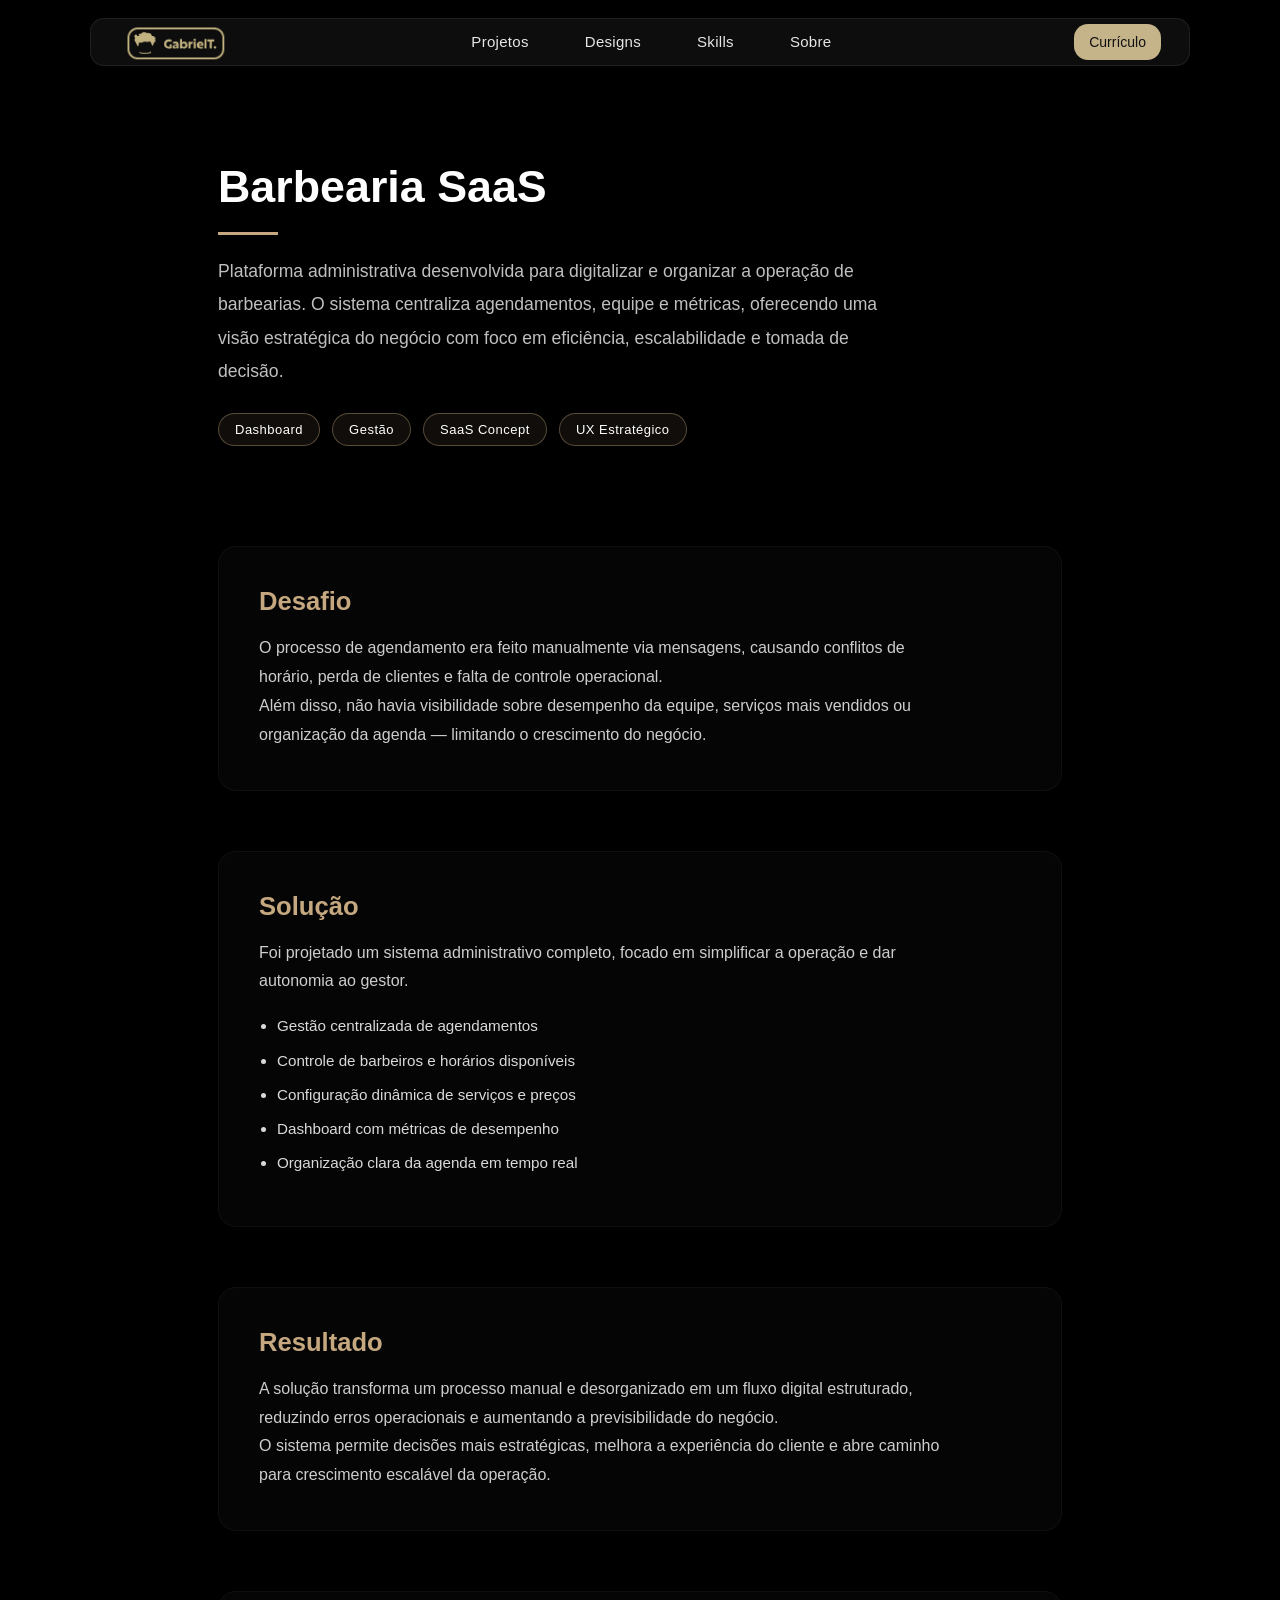
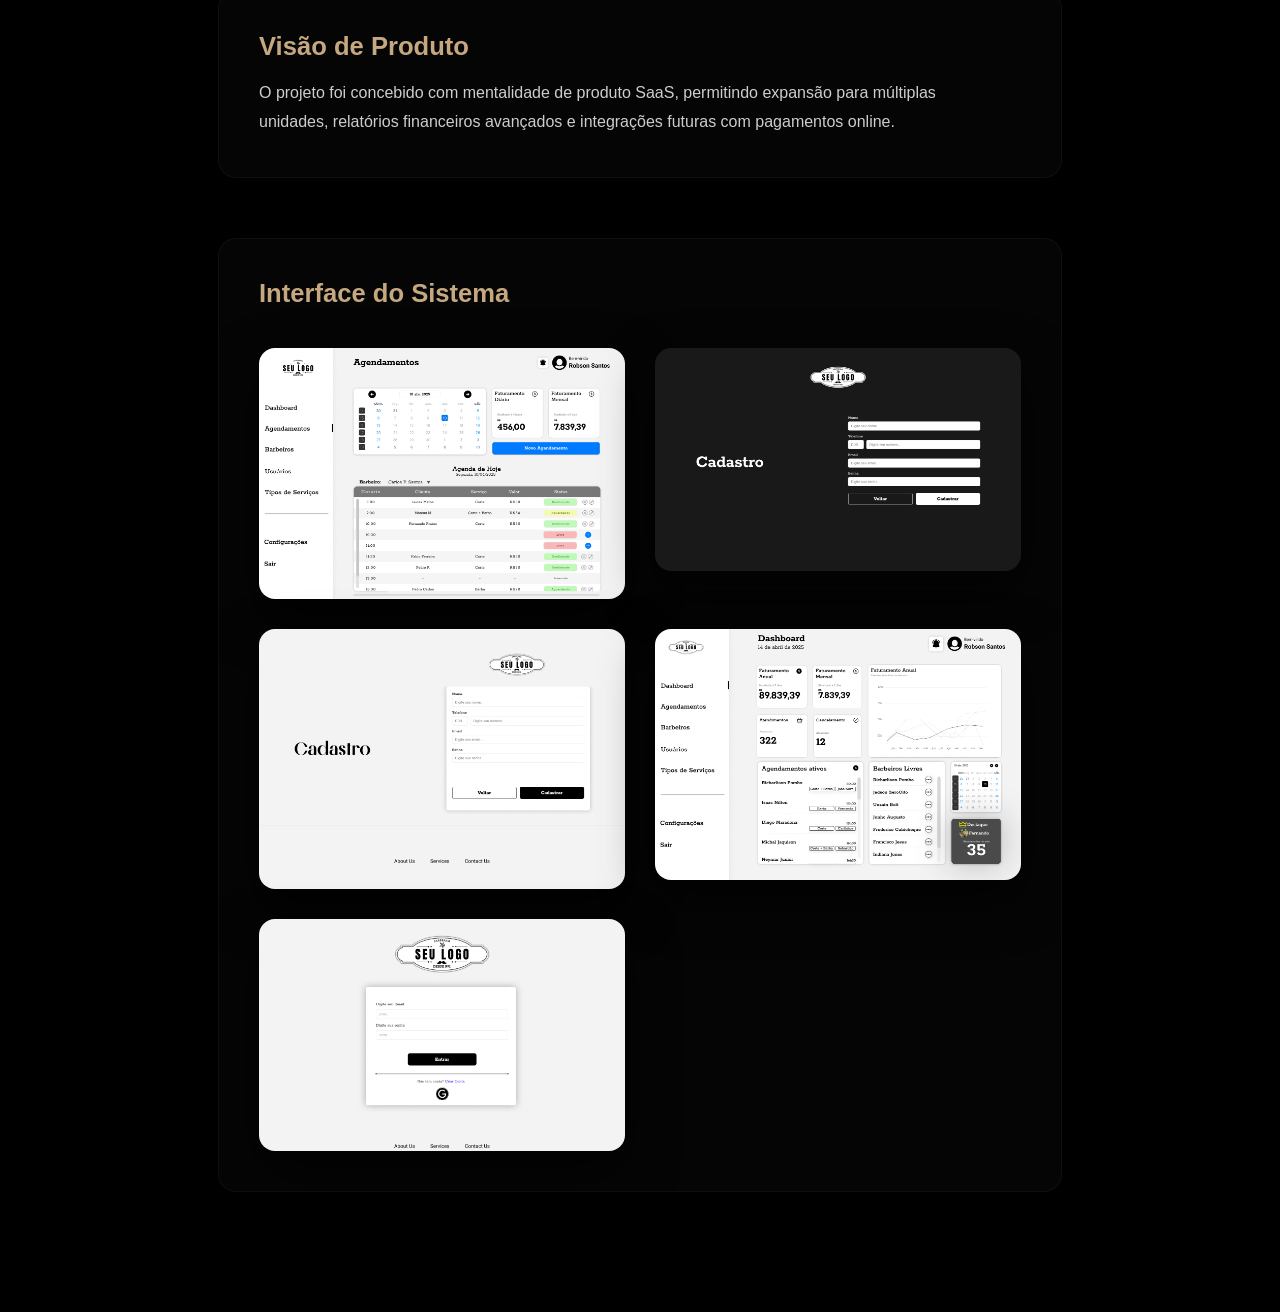
<file: barbearia-admin.html>
<!DOCTYPE html>
<html lang="pt-BR">
<head>
    <meta charset="UTF-8">
    <meta name="viewport" content="width=device-width, initial-scale=1.0">
    <title>Barbearia SaaS | Painel Administrativo</title>
    <link rel="stylesheet" href="css/style.css">
</head>

<body>

    <!-- ================= NAVBAR ================= -->
<header>
    <nav class="navbar">

        <!-- LOGO -->
        <a href="index.html" class="logo">
            <img src="assets/images/logo.png" alt="Logo Gabriel">
        </a>

        <!-- LINKS -->
        <ul class="nav-links" id="navMenu">

            <li><a href="index.html#projetos">Projetos</a></li>
            <li><a href="index.html#design">Designs</a></li>
            <li><a href="index.html#stack">Skills</a></li>
            <li><a href="index.html#sobre">Sobre</a></li>
            

        </ul>

        <!-- DIREITA -->
        <div class="nav-right">

            <a href="assets/CURRICULOGABRIELTAVARES.pdf" download class="btn-cv">
                Currículo
            </a>

            <div class="menu-toggle" id="menuToggle">
                <span></span>
                <span></span>
                <span></span>
            </div>

        </div>

    </nav>
</header>

<div class="menu-overlay" id="menuOverlay"></div>

<!-- ================= MAIN ================= -->

<main class="projeto-individual">

    <!-- ================= HEADER ================= -->
    <div class="case-header">

        <h1>Barbearia SaaS</h1>

        <p class="projeto-descricao">
            Plataforma administrativa desenvolvida para digitalizar e organizar a operação de barbearias.
            O sistema centraliza agendamentos, equipe e métricas, oferecendo uma visão estratégica do negócio
            com foco em eficiência, escalabilidade e tomada de decisão.
        </p>

        <div class="tech-badges">
            <span>Dashboard</span>
            <span>Gestão</span>
            <span>SaaS Concept</span>
            <span>UX Estratégico</span>
        </div>

    </div>

    <!-- ================= DESAFIO ================= -->
    <section class="case-section">

        <h2>Desafio</h2>

        <p>
            O processo de agendamento era feito manualmente via mensagens,
            causando conflitos de horário, perda de clientes e falta de controle operacional.
        </p>

        <p>
            Além disso, não havia visibilidade sobre desempenho da equipe,
            serviços mais vendidos ou organização da agenda — limitando o crescimento do negócio.
        </p>

    </section>

    <!-- ================= SOLUÇÃO ================= -->
    <section class="case-section">

        <h2>Solução</h2>

        <p>
            Foi projetado um sistema administrativo completo,
            focado em simplificar a operação e dar autonomia ao gestor.
        </p>

        <ul class="case-list">
            <li>Gestão centralizada de agendamentos</li>
            <li>Controle de barbeiros e horários disponíveis</li>
            <li>Configuração dinâmica de serviços e preços</li>
            <li>Dashboard com métricas de desempenho</li>
            <li>Organização clara da agenda em tempo real</li>
        </ul>

    </section>

    <!-- ================= RESULTADO ================= -->
    <section class="case-section">

        <h2>Resultado</h2>

        <p>
            A solução transforma um processo manual e desorganizado
            em um fluxo digital estruturado, reduzindo erros operacionais
            e aumentando a previsibilidade do negócio.
        </p>

        <p>
            O sistema permite decisões mais estratégicas,
            melhora a experiência do cliente e abre caminho
            para crescimento escalável da operação.
        </p>

    </section>

    <!-- ================= VISÃO DE PRODUTO ================= -->
    <section class="case-section">

        <h2>Visão de Produto</h2>

        <p>
            O projeto foi concebido com mentalidade de produto SaaS,
            permitindo expansão para múltiplas unidades,
            relatórios financeiros avançados e integrações futuras com pagamentos online.
        </p>

    </section>

    <!-- ================= GALERIA ================= -->
    <section class="case-section">

        <h2>Interface do Sistema</h2>

        <div class="case-gallery dashboard-gallery">

            <img src="assets/images/admin1.jpg" alt="Dashboard principal do sistema">
            <img src="assets/images/admin2.jpg" alt="Gestão de barbeiros">
            <img src="assets/images/admin3.jpg" alt="Lista de agendamentos">
            <img src="assets/images/admin4.jpg" alt="Visualização de agenda">
            <img src="assets/images/admin5.jpg" alt="Relatórios e métricas">

        </div>

    </section>

</main>

</body>
</html>
</file>
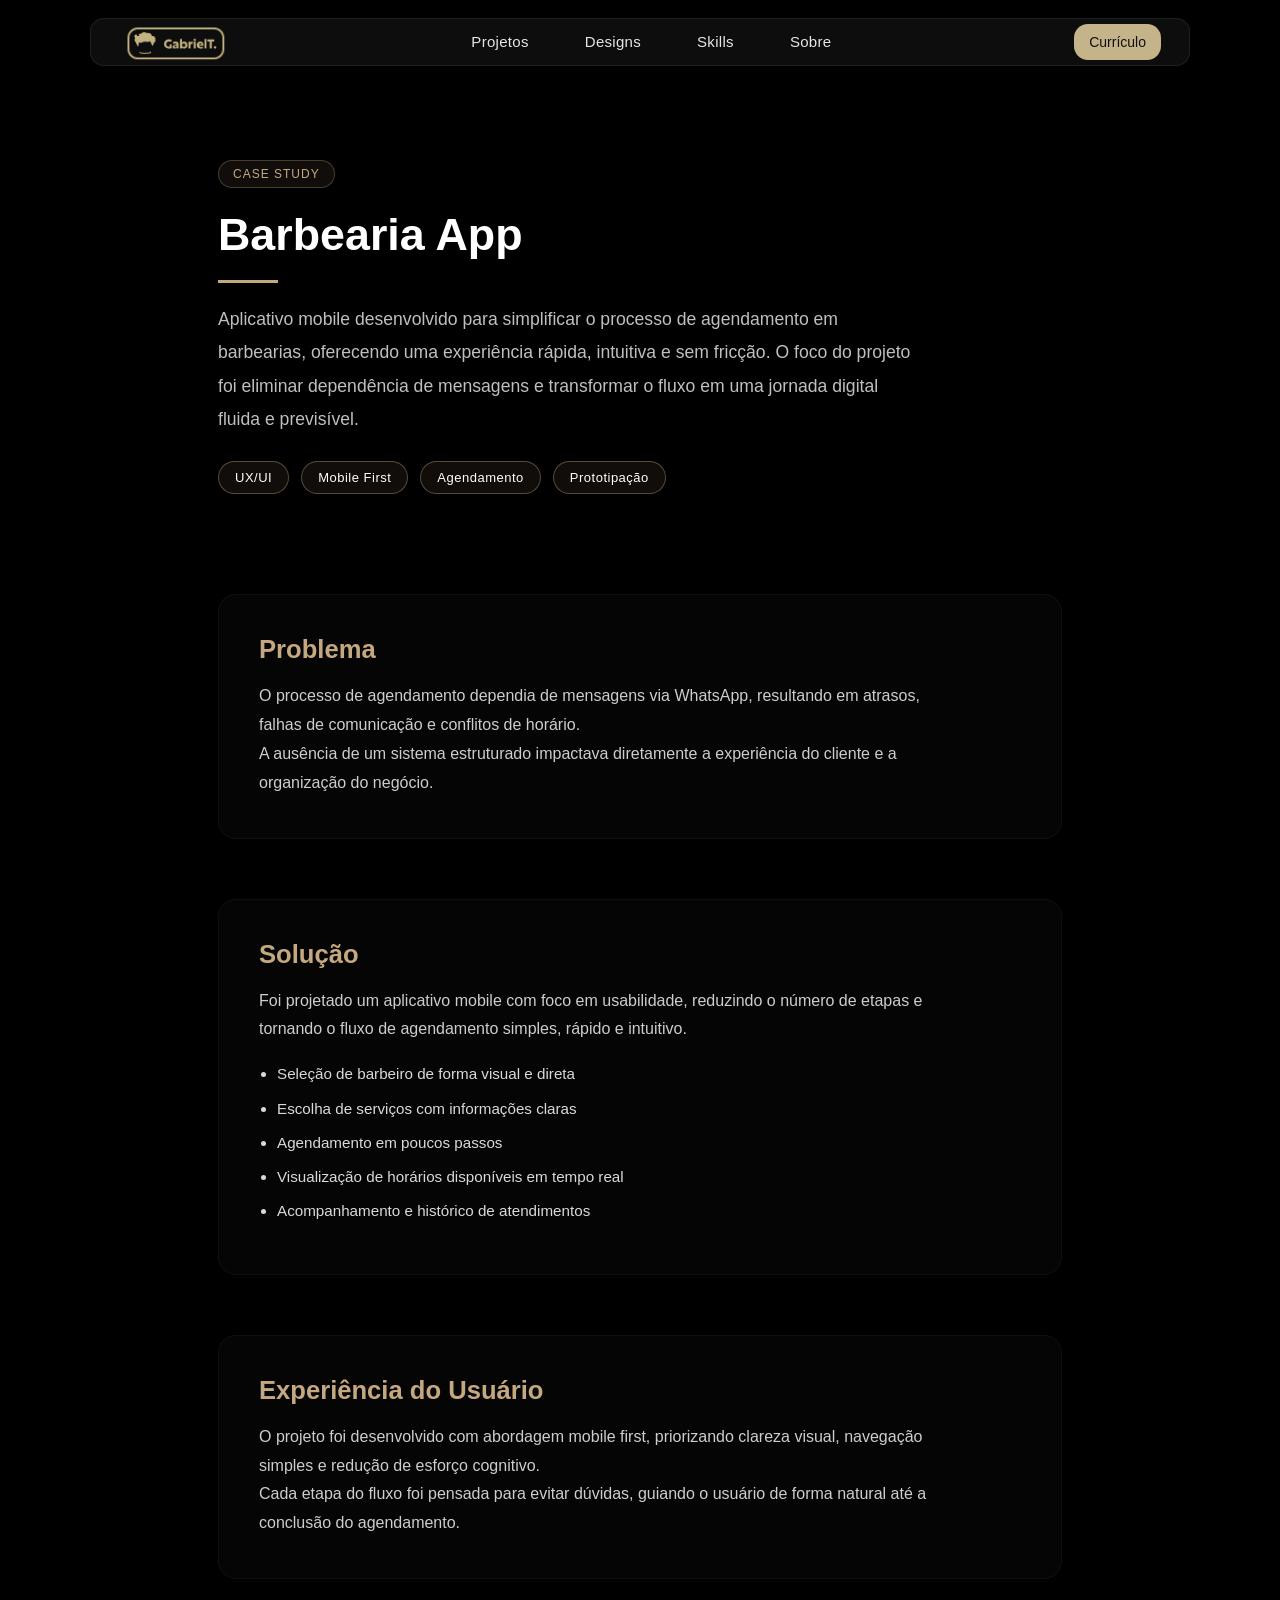
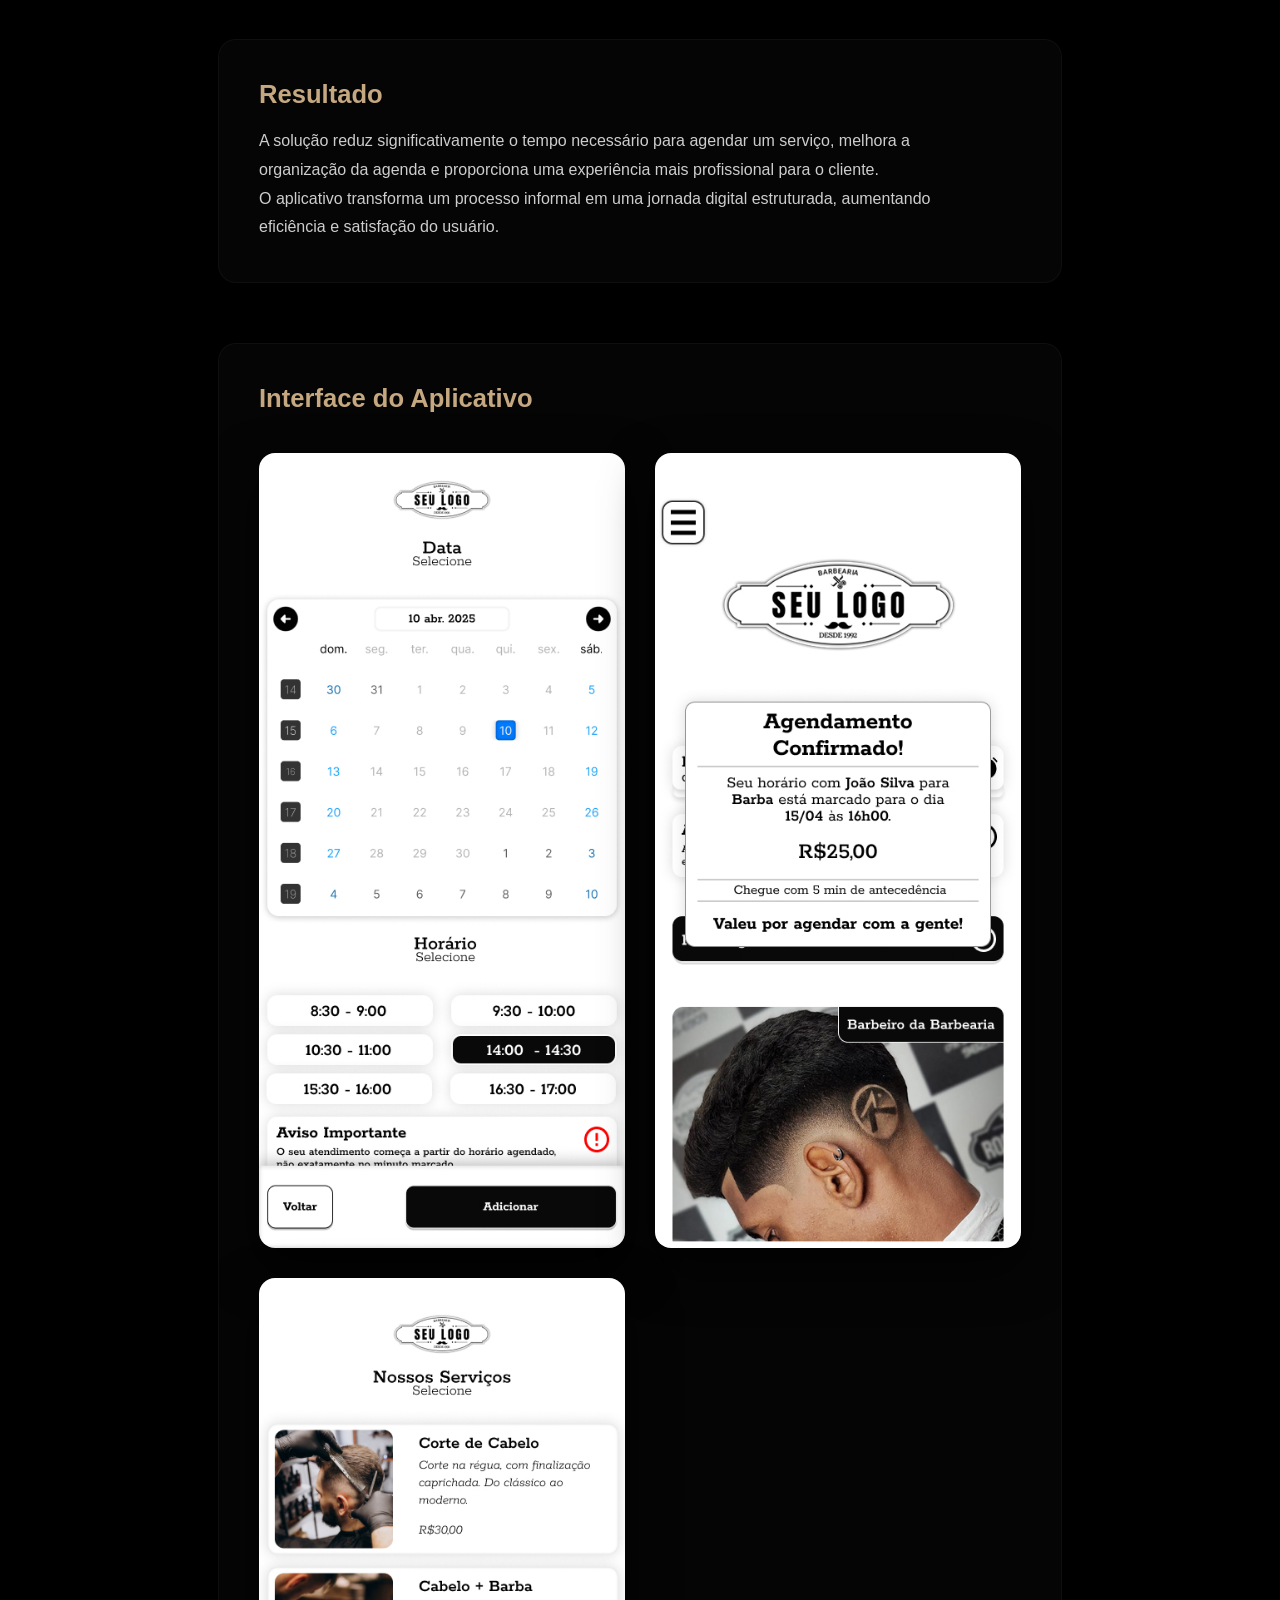
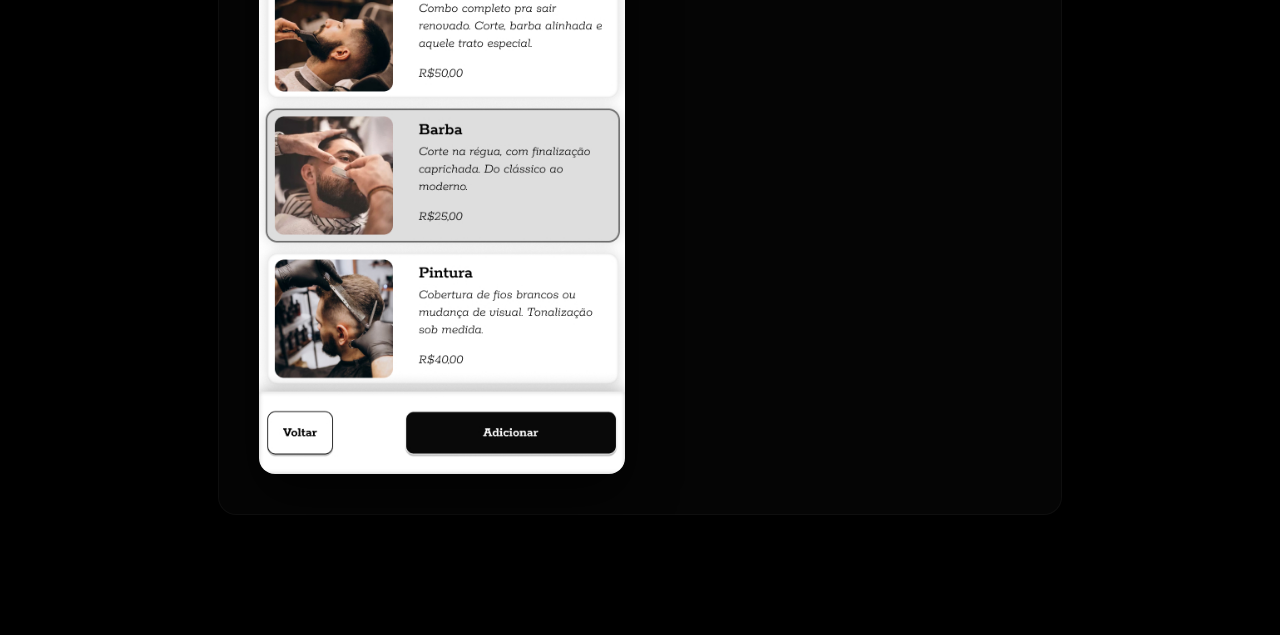
<file: barbearia-mobile.html>
<!DOCTYPE html>
<html lang="pt-BR">
<head>
    <meta charset="UTF-8">
    <meta name="viewport" content="width=device-width, initial-scale=1.0">
    <title>Barbearia App | Mobile Cliente</title>
    <link rel="stylesheet" href="css/style.css">
</head>

<body>

    <!-- ================= NAVBAR ================= -->
<header>
    <nav class="navbar">

        <!-- LOGO -->
        <a href="index.html" class="logo">
            <img src="assets/images/logo.png" alt="Logo Gabriel">
        </a>

        <!-- LINKS -->
        <ul class="nav-links" id="navMenu">

            <li><a href="index.html#projetos">Projetos</a></li>
            <li><a href="index.html#design">Designs</a></li>
            <li><a href="index.html#stack">Skills</a></li>
            <li><a href="index.html#sobre">Sobre</a></li>
            

        </ul>

        <!-- DIREITA -->
        <div class="nav-right">

            <a href="assets/CURRICULOGABRIELTAVARES.pdf" download class="btn-cv">
                Currículo
            </a>

            <div class="menu-toggle" id="menuToggle">
                <span></span>
                <span></span>
                <span></span>
            </div>

        </div>

    </nav>
</header>

<div class="menu-overlay" id="menuOverlay"></div>

<!-- ================= MAIN ================= -->

<main class="projeto-individual">

    <!-- ================= HEADER ================= -->
    <div class="case-header">

        <span class="section-badge">CASE STUDY</span>

        <h1>Barbearia App</h1>

        <p class="projeto-descricao">
            Aplicativo mobile desenvolvido para simplificar o processo de agendamento
            em barbearias, oferecendo uma experiência rápida, intuitiva e sem fricção.
            O foco do projeto foi eliminar dependência de mensagens e transformar o fluxo
            em uma jornada digital fluida e previsível.
        </p>

        <div class="tech-badges">
            <span>UX/UI</span>
            <span>Mobile First</span>
            <span>Agendamento</span>
            <span>Prototipação</span>
        </div>

    </div>

    <!-- ================= PROBLEMA ================= -->
    <section class="case-section">

        <h2>Problema</h2>

        <p>
            O processo de agendamento dependia de mensagens via WhatsApp,
            resultando em atrasos, falhas de comunicação e conflitos de horário.
        </p>

        <p>
            A ausência de um sistema estruturado impactava diretamente
            a experiência do cliente e a organização do negócio.
        </p>

    </section>

    <!-- ================= SOLUÇÃO ================= -->
    <section class="case-section">

        <h2>Solução</h2>

        <p>
            Foi projetado um aplicativo mobile com foco em usabilidade,
            reduzindo o número de etapas e tornando o fluxo de agendamento
            simples, rápido e intuitivo.
        </p>

        <ul class="case-list">
            <li>Seleção de barbeiro de forma visual e direta</li>
            <li>Escolha de serviços com informações claras</li>
            <li>Agendamento em poucos passos</li>
            <li>Visualização de horários disponíveis em tempo real</li>
            <li>Acompanhamento e histórico de atendimentos</li>
        </ul>

    </section>

    <!-- ================= EXPERIÊNCIA (DIFERENCIAL) ================= -->
    <section class="case-section">

        <h2>Experiência do Usuário</h2>

        <p>
            O projeto foi desenvolvido com abordagem mobile first,
            priorizando clareza visual, navegação simples e redução de esforço cognitivo.
        </p>

        <p>
            Cada etapa do fluxo foi pensada para evitar dúvidas,
            guiando o usuário de forma natural até a conclusão do agendamento.
        </p>

    </section>

    <!-- ================= RESULTADO ================= -->
    <section class="case-section">

        <h2>Resultado</h2>

        <p>
            A solução reduz significativamente o tempo necessário para agendar um serviço,
            melhora a organização da agenda e proporciona uma experiência mais profissional
            para o cliente.
        </p>

        <p>
            O aplicativo transforma um processo informal em uma jornada digital estruturada,
            aumentando eficiência e satisfação do usuário.
        </p>

    </section>

    <!-- ================= GALERIA ================= -->
    <section class="case-section">

        <h2>Interface do Aplicativo</h2>

        <div class="case-gallery">
            <img src="assets/images/mobile1.jpg" alt="Tela inicial do aplicativo">
            <img src="assets/images/mobile2.jpg" alt="Tela de agendamento">
            <img src="assets/images/mobile3.jpg" alt="Tela de histórico">
        </div>

    </section>

</main>

</body>
</html>
</file>
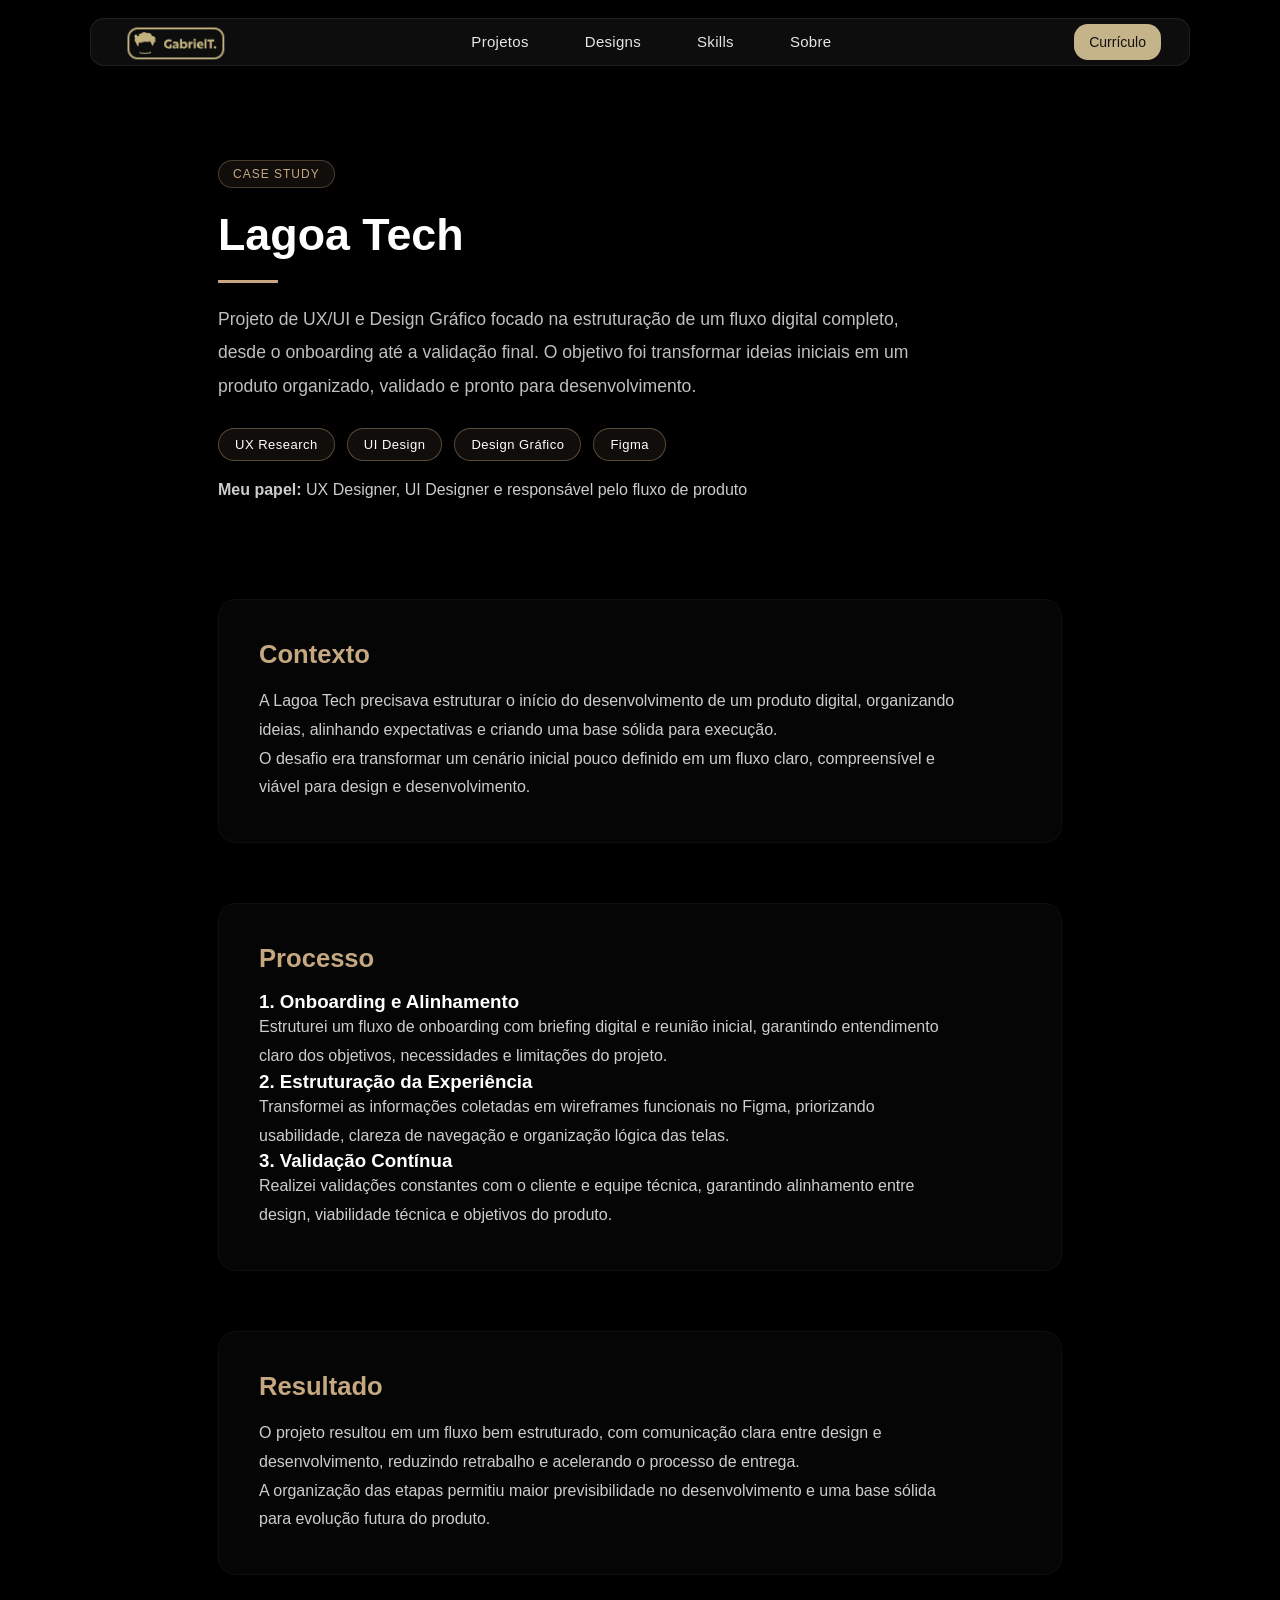
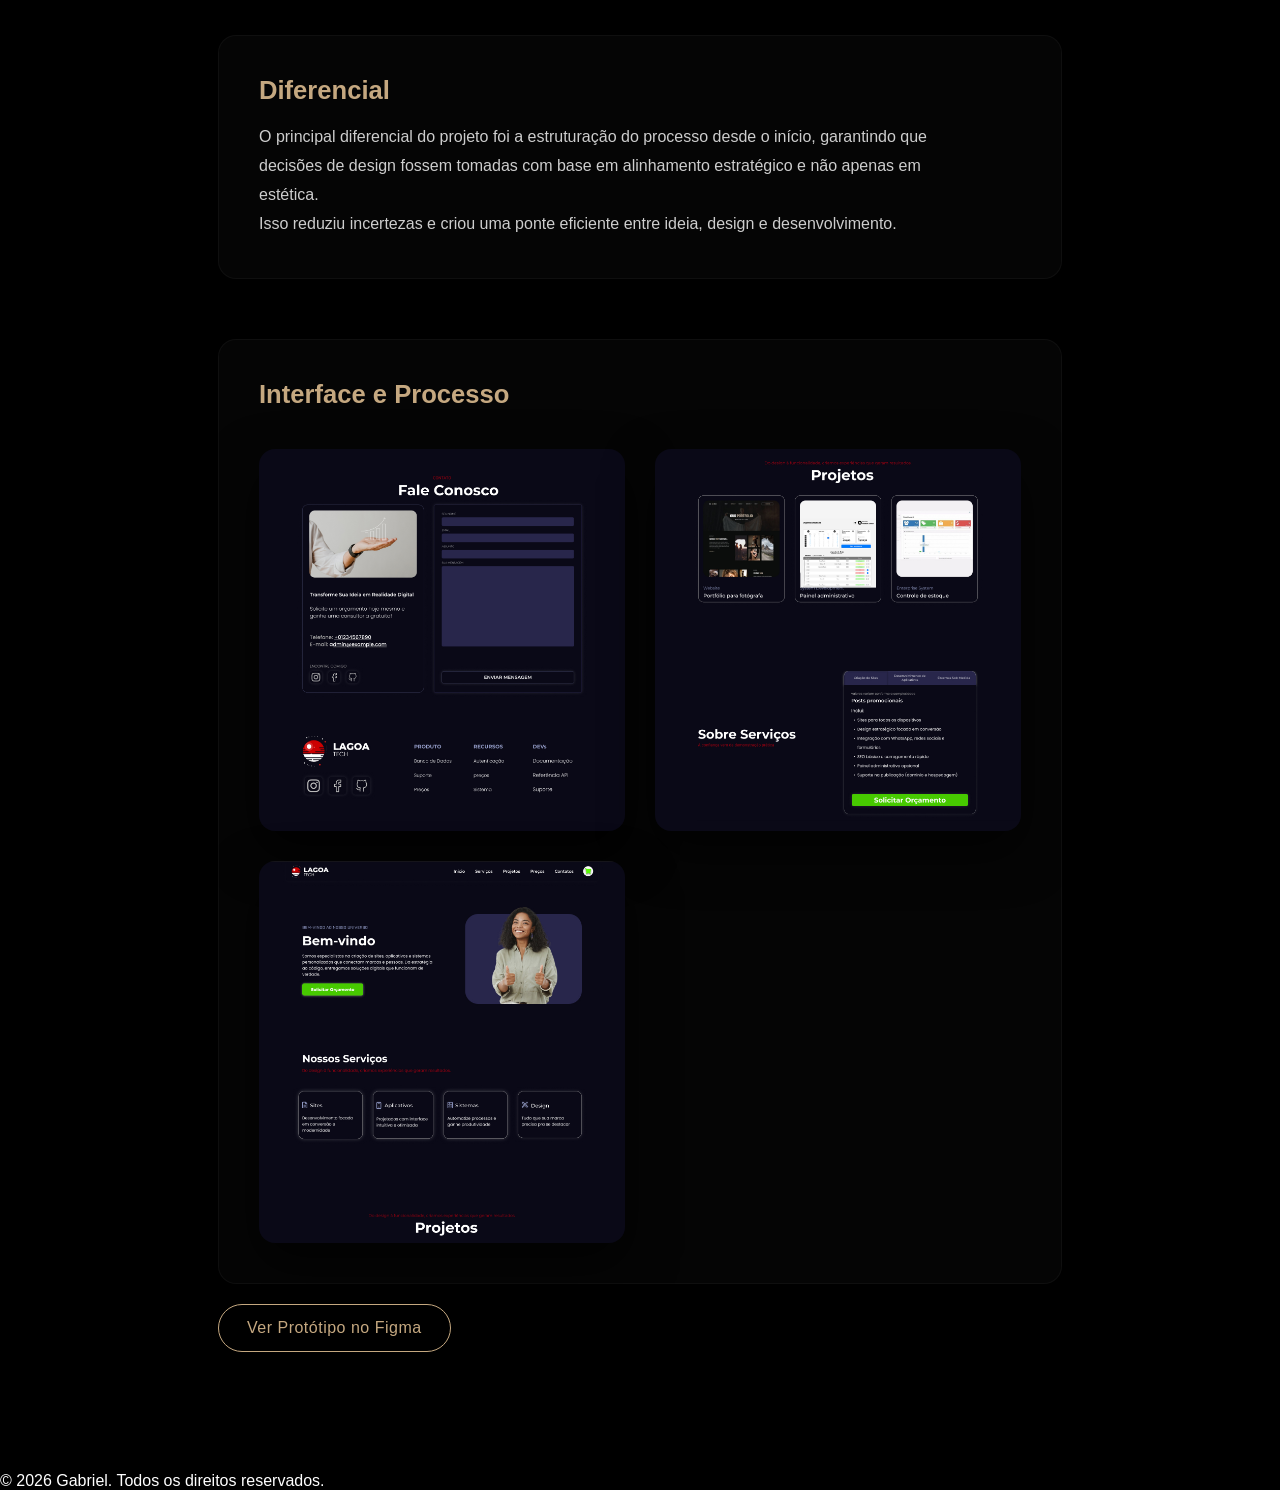
<file: lagoa-tech.html>
<!DOCTYPE html>
<html lang="pt-BR">
<head>
    <meta charset="UTF-8">
    <meta name="description" content="Case de UX/UI e Design desenvolvido por Gabriel para a Lagoa Tech">
    <meta name="viewport" content="width=device-width, initial-scale=1.0">
    <title>Lagoa Tech | Case UX/UI</title>
    <link rel="stylesheet" href="css/style.css">
</head>

<body>

    <!-- ================= NAVBAR ================= -->
<header>
    <nav class="navbar">

        <!-- LOGO -->
        <a href="index.html" class="logo">
            <img src="assets/images/logo.png" alt="Logo Gabriel">
        </a>

        <!-- LINKS -->
        <ul class="nav-links" id="navMenu">

            <li><a href="index.html#projetos">Projetos</a></li>
            <li><a href="index.html#design">Designs</a></li>
            <li><a href="index.html#stack">Skills</a></li>
            <li><a href="index.html#sobre">Sobre</a></li>
            

        </ul>

        <!-- DIREITA -->
        <div class="nav-right">

            <a href="assets/CURRICULOGABRIELTAVARES.pdf" download class="btn-cv">
                Currículo
            </a>

            <div class="menu-toggle" id="menuToggle">
                <span></span>
                <span></span>
                <span></span>
            </div>

        </div>

    </nav>
</header>

<div class="menu-overlay" id="menuOverlay"></div>

<!-- ================= MAIN ================= -->

<main class="projeto-individual">

    <!-- ================= HEADER ================= -->
    <div class="case-header">

        <span class="section-badge">CASE STUDY</span>

        <h1>Lagoa Tech</h1>

        <p class="projeto-descricao">
            Projeto de UX/UI e Design Gráfico focado na estruturação de um fluxo digital completo,
            desde o onboarding até a validação final. O objetivo foi transformar ideias iniciais
            em um produto organizado, validado e pronto para desenvolvimento.
        </p>

        <div class="tech-badges">
            <span>UX Research</span>
            <span>UI Design</span>
            <span>Design Gráfico</span>
            <span>Figma</span>
        </div>

        <!-- DIFERENCIAL -->
        <p style="margin-top:20px; opacity:0.8;">
            <strong>Meu papel:</strong> UX Designer, UI Designer e responsável pelo fluxo de produto
        </p>

    </div>

    <!-- ================= CONTEXTO ================= -->
    <section class="case-section">

        <h2>Contexto</h2>

        <p>
            A Lagoa Tech precisava estruturar o início do desenvolvimento de um produto digital,
            organizando ideias, alinhando expectativas e criando uma base sólida para execução.
        </p>

        <p>
            O desafio era transformar um cenário inicial pouco definido em um fluxo claro,
            compreensível e viável para design e desenvolvimento.
        </p>

    </section>

    <!-- ================= PROCESSO ================= -->
    <section class="case-section">

        <h2>Processo</h2>

        <div class="processo-etapas">

            <div class="etapa">
                <h3>1. Onboarding e Alinhamento</h3>
                <p>
                    Estruturei um fluxo de onboarding com briefing digital e reunião inicial,
                    garantindo entendimento claro dos objetivos, necessidades e limitações do projeto.
                </p>
            </div>

            <div class="etapa">
                <h3>2. Estruturação da Experiência</h3>
                <p>
                    Transformei as informações coletadas em wireframes funcionais no Figma,
                    priorizando usabilidade, clareza de navegação e organização lógica das telas.
                </p>
            </div>

            <div class="etapa">
                <h3>3. Validação Contínua</h3>
                <p>
                    Realizei validações constantes com o cliente e equipe técnica,
                    garantindo alinhamento entre design, viabilidade técnica e objetivos do produto.
                </p>
            </div>

        </div>

    </section>

    <!-- ================= RESULTADO ================= -->
    <section class="case-section">

        <h2>Resultado</h2>

        <p>
            O projeto resultou em um fluxo bem estruturado, com comunicação clara entre design e desenvolvimento,
            reduzindo retrabalho e acelerando o processo de entrega.
        </p>

        <p>
            A organização das etapas permitiu maior previsibilidade no desenvolvimento
            e uma base sólida para evolução futura do produto.
        </p>

    </section>

    <!-- ================= DIFERENCIAL ================= -->
    <section class="case-section">

        <h2>Diferencial</h2>

        <p>
            O principal diferencial do projeto foi a estruturação do processo desde o início,
            garantindo que decisões de design fossem tomadas com base em alinhamento estratégico
            e não apenas em estética.
        </p>

        <p>
            Isso reduziu incertezas e criou uma ponte eficiente entre ideia, design e desenvolvimento.
        </p>

    </section>

    <!-- ================= GALERIA ================= -->
    <section class="case-section">

        <h2>Interface e Processo</h2>

        <div class="case-gallery">
            <img src="assets/images/lagoa1.jpg" alt="Wireframe Lagoa Tech">
            <img src="assets/images/lagoa2.jpg" alt="Fluxo de onboarding">
            <img src="assets/images/lagoa3.jpg" alt="Interface final">
        </div>

    </section>

    <!-- ================= CTA ================= -->
    <div class="projeto-links">

        <a href="#" target="_blank" rel="noopener noreferrer" class="btn-prototipo">
            Ver Protótipo no Figma
        </a>

    </div>

</main>

<!-- ================= FOOTER ================= -->
<footer class="footer">
    <p>© 2026 Gabriel. Todos os direitos reservados.</p>
</footer>

</body>
</html>
</file>
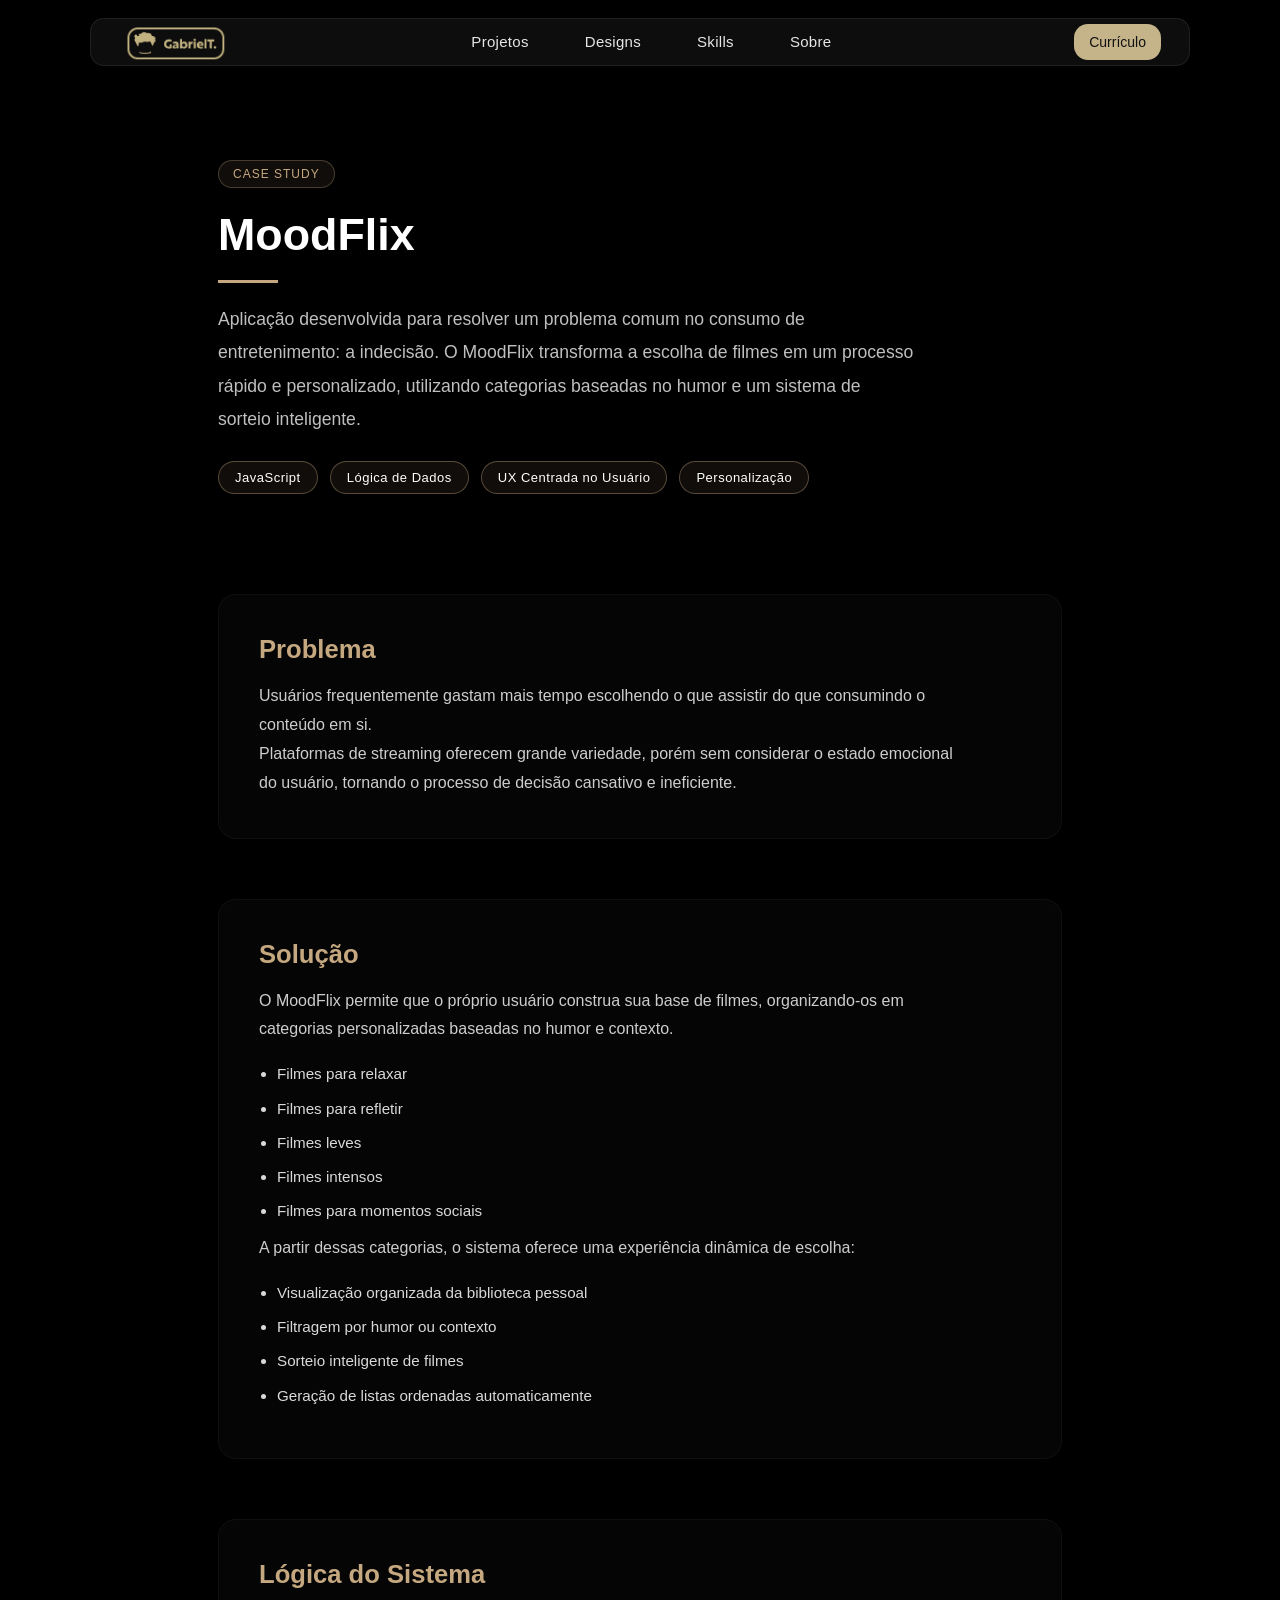
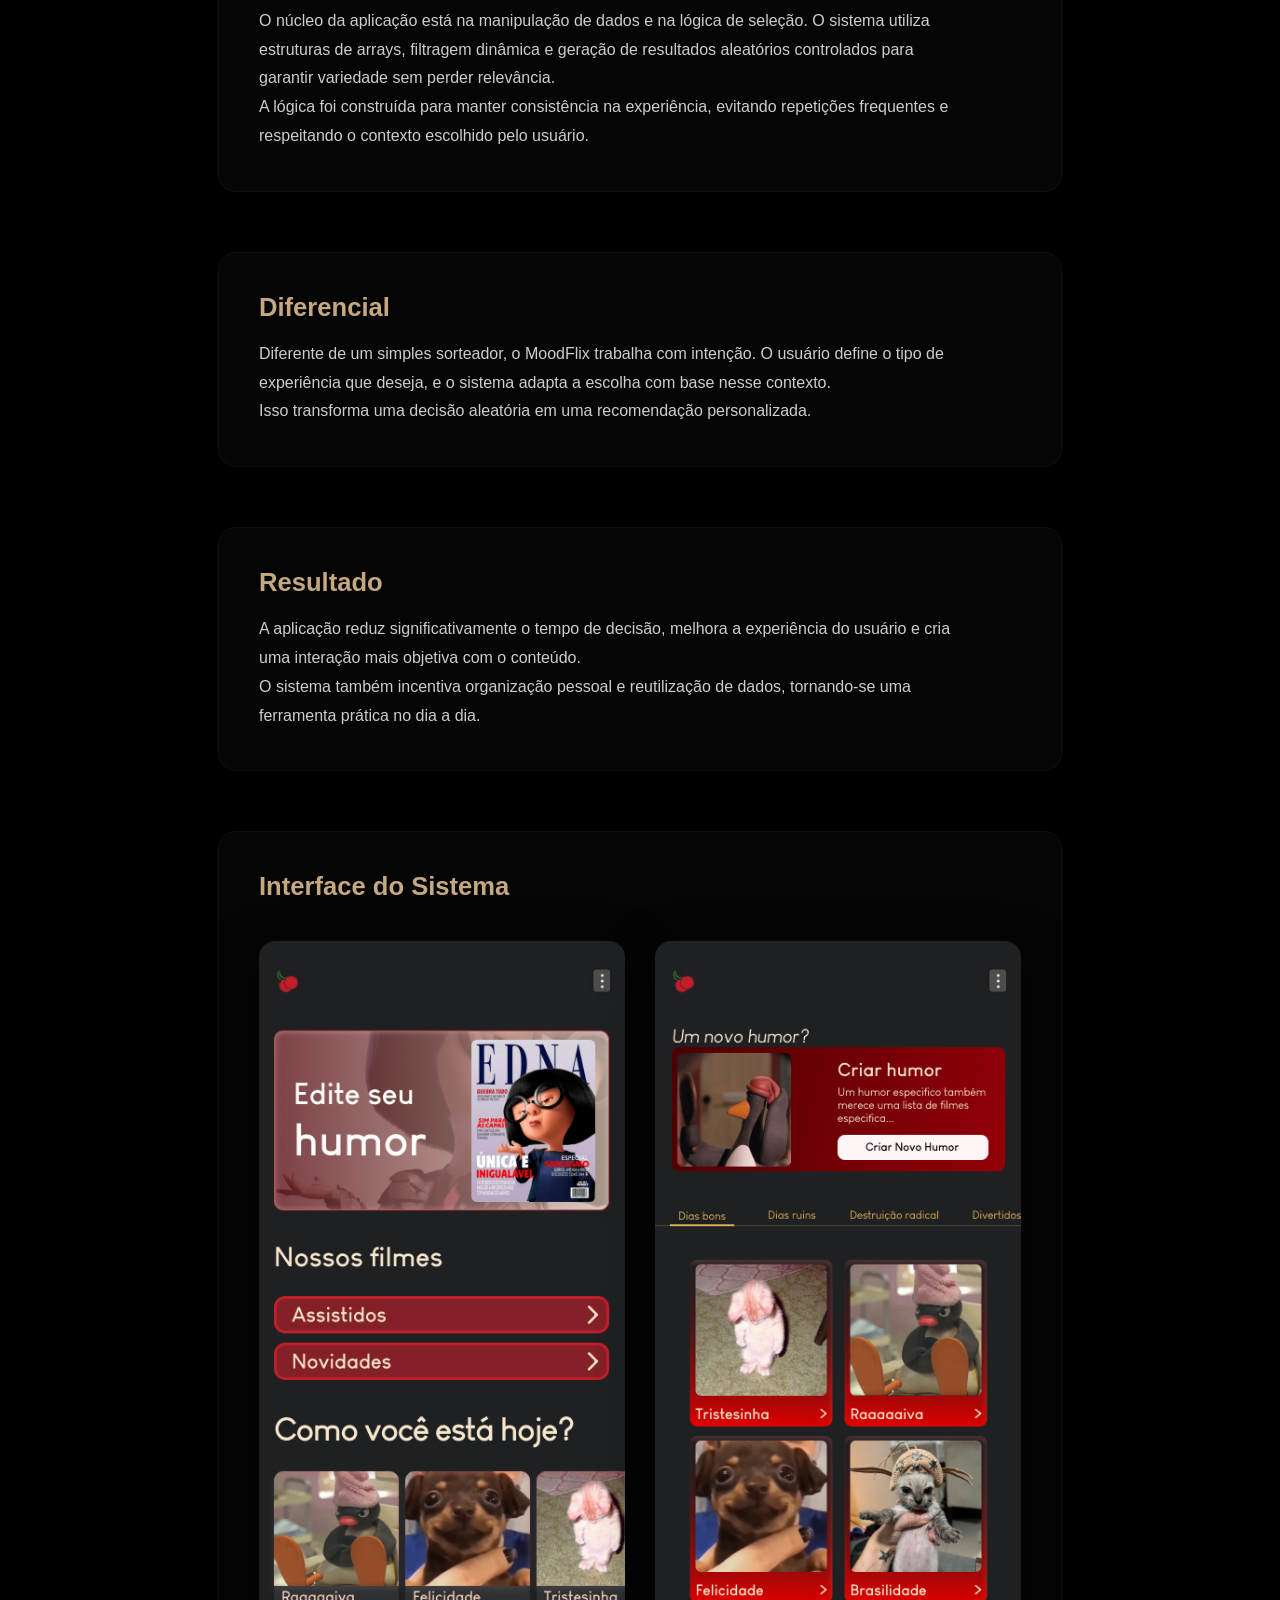
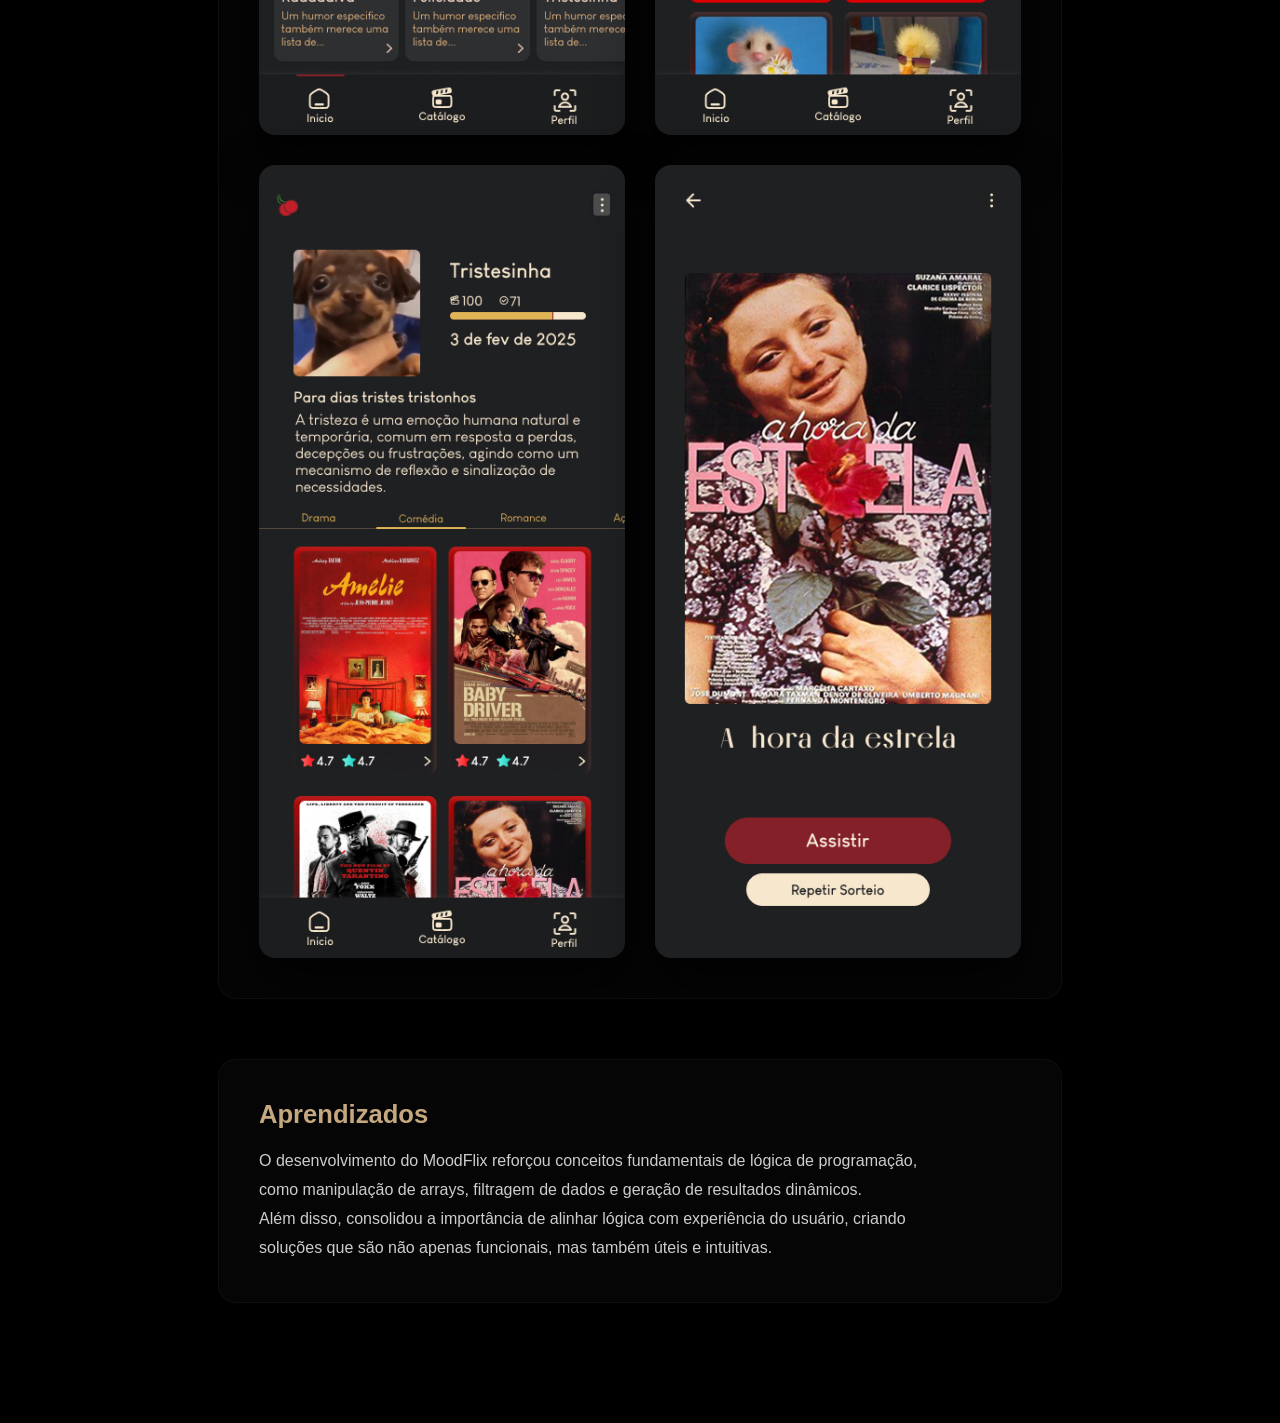
<file: moodflix.html>
<!DOCTYPE html>
<html lang="pt-BR">
<head>
    <meta charset="UTF-8">
    <meta name="viewport" content="width=device-width, initial-scale=1.0">
    <title>MoodFlix | Escolha Inteligente de Filmes</title>
    <link rel="stylesheet" href="css/style.css">
</head>

<body>
    <!-- ================= NAVBAR ================= -->
<header>
    <nav class="navbar">

        <!-- LOGO -->
        <a href="index.html" class="logo">
            <img src="assets/images/logo.png" alt="Logo Gabriel">
        </a>

        <!-- LINKS -->
        <ul class="nav-links" id="navMenu">

            <li><a href="index.html#projetos">Projetos</a></li>
            <li><a href="index.html#design">Designs</a></li>
            <li><a href="index.html#stack">Skills</a></li>
            <li><a href="index.html#sobre">Sobre</a></li>
            

        </ul>

        <!-- DIREITA -->
        <div class="nav-right">

            <a href="assets/CURRICULOGABRIELTAVARES.pdf" download class="btn-cv">
                Currículo
            </a>

            <div class="menu-toggle" id="menuToggle">
                <span></span>
                <span></span>
                <span></span>
            </div>

        </div>

    </nav>
</header>

<div class="menu-overlay" id="menuOverlay"></div>
    


<!-- ================= MAIN ================= -->

<main class="projeto-individual">

    <!-- ================= HEADER ================= -->
    <div class="case-header">

        <span class="section-badge">CASE STUDY</span>

        <h1>MoodFlix</h1>

        <p class="projeto-descricao">
            Aplicação desenvolvida para resolver um problema comum no consumo de entretenimento:
            a indecisão. O MoodFlix transforma a escolha de filmes em um processo rápido e personalizado,
            utilizando categorias baseadas no humor e um sistema de sorteio inteligente.
        </p>

        <div class="tech-badges">
            <span>JavaScript</span>
            <span>Lógica de Dados</span>
            <span>UX Centrada no Usuário</span>
            <span>Personalização</span>
        </div>

    </div>

    <!-- ================= PROBLEMA ================= -->
    <section class="case-section">

        <h2>Problema</h2>

        <p>
            Usuários frequentemente gastam mais tempo escolhendo o que assistir
            do que consumindo o conteúdo em si.
        </p>

        <p>
            Plataformas de streaming oferecem grande variedade,
            porém sem considerar o estado emocional do usuário,
            tornando o processo de decisão cansativo e ineficiente.
        </p>

    </section>

    <!-- ================= SOLUÇÃO ================= -->
    <section class="case-section">

        <h2>Solução</h2>

        <p>
            O MoodFlix permite que o próprio usuário construa sua base de filmes,
            organizando-os em categorias personalizadas baseadas no humor e contexto.
        </p>

        <ul class="case-list">
            <li>Filmes para relaxar</li>
            <li>Filmes para refletir</li>
            <li>Filmes leves</li>
            <li>Filmes intensos</li>
            <li>Filmes para momentos sociais</li>
        </ul>

        <p>
            A partir dessas categorias, o sistema oferece uma experiência dinâmica de escolha:
        </p>

        <ul class="case-list">
            <li>Visualização organizada da biblioteca pessoal</li>
            <li>Filtragem por humor ou contexto</li>
            <li>Sorteio inteligente de filmes</li>
            <li>Geração de listas ordenadas automaticamente</li>
        </ul>

    </section>

    <!-- ================= LÓGICA (SEU DIFERENCIAL) ================= -->
    <section class="case-section">

        <h2>Lógica do Sistema</h2>

        <p>
            O núcleo da aplicação está na manipulação de dados e na lógica de seleção.
            O sistema utiliza estruturas de arrays, filtragem dinâmica e geração de
            resultados aleatórios controlados para garantir variedade sem perder relevância.
        </p>

        <p>
            A lógica foi construída para manter consistência na experiência,
            evitando repetições frequentes e respeitando o contexto escolhido pelo usuário.
        </p>

    </section>

    <!-- ================= DIFERENCIAL ================= -->
    <section class="case-section">

        <h2>Diferencial</h2>

        <p>
            Diferente de um simples sorteador, o MoodFlix trabalha com intenção.
            O usuário define o tipo de experiência que deseja,
            e o sistema adapta a escolha com base nesse contexto.
        </p>

        <p>
            Isso transforma uma decisão aleatória em uma recomendação personalizada.
        </p>

    </section>

    <!-- ================= RESULTADO ================= -->
    <section class="case-section">

        <h2>Resultado</h2>

        <p>
            A aplicação reduz significativamente o tempo de decisão,
            melhora a experiência do usuário e cria uma interação mais objetiva
            com o conteúdo.
        </p>

        <p>
            O sistema também incentiva organização pessoal e reutilização de dados,
            tornando-se uma ferramenta prática no dia a dia.
        </p>

    </section>

    <!-- ================= GALERIA ================= -->
    <section class="case-section">

        <h2>Interface do Sistema</h2>

        <div class="case-gallery">
            <img src="assets/images/moodflix1.jpg" alt="Tela inicial do MoodFlix">
            <img src="assets/images/moodflix2.jpg" alt="Lista de filmes cadastrados">
            <img src="assets/images/moodflix3.jpg" alt="Sorteio de filme">
            <img src="assets/images/moodflix4.jpg" alt="Histórico de sorteios">
        </div>

    </section>

    <!-- ================= APRENDIZADO ================= -->
    <section class="case-section">

        <h2>Aprendizados</h2>

        <p>
            O desenvolvimento do MoodFlix reforçou conceitos fundamentais de lógica de programação,
            como manipulação de arrays, filtragem de dados e geração de resultados dinâmicos.
        </p>

        <p>
            Além disso, consolidou a importância de alinhar lógica com experiência do usuário,
            criando soluções que são não apenas funcionais, mas também úteis e intuitivas.
        </p>

    </section>

</main>

</body>
</html>
</file>
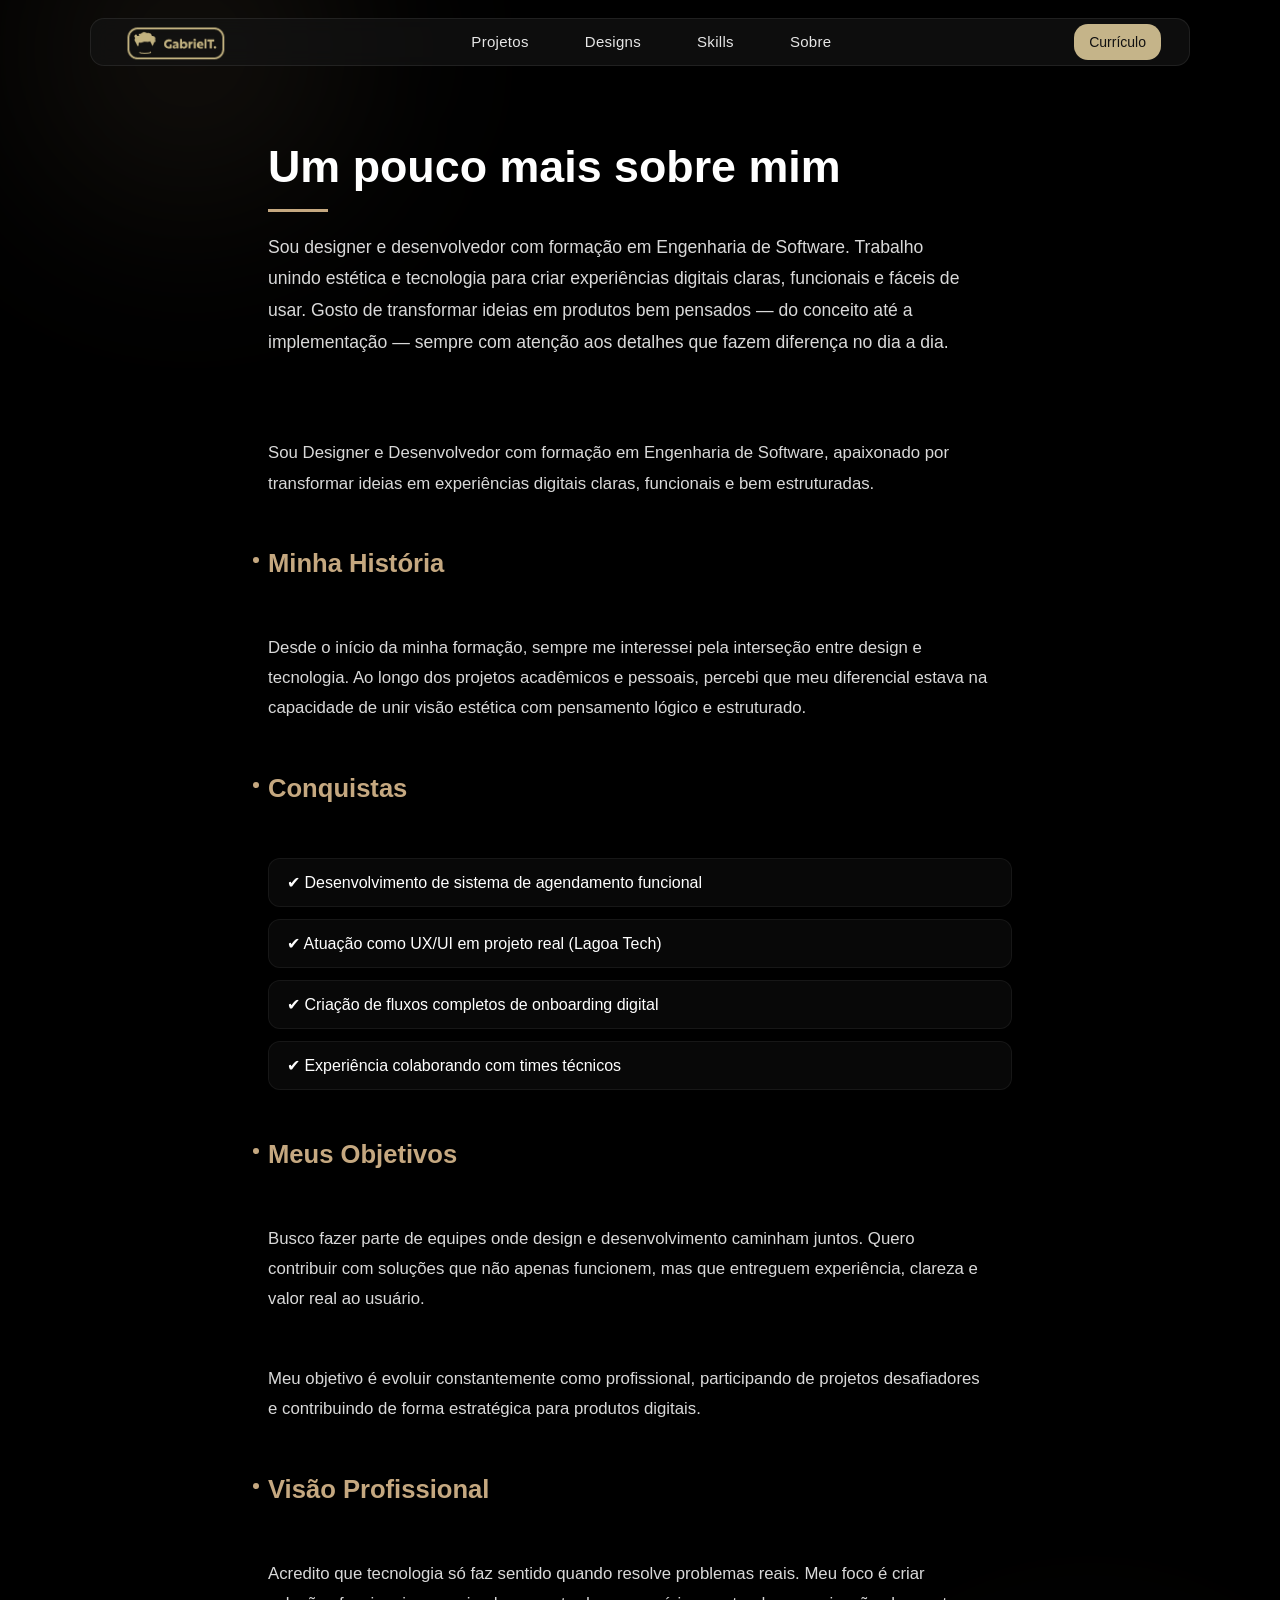
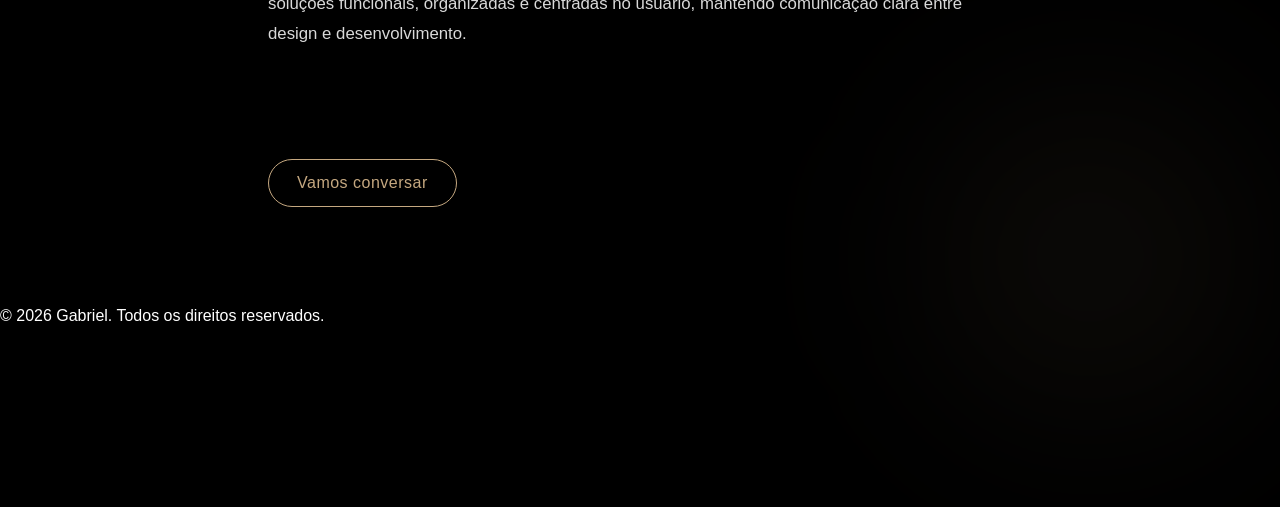
<file: sobre-mim.html>
<!DOCTYPE html>
<html lang="pt-BR">
<head>
    <meta charset="UTF-8">
    <meta name="description" content="Conheça mais sobre Gabriel, sua trajetória, conquistas e objetivos profissionais.">
    <meta name="viewport" content="width=device-width, initial-scale=1.0">
    <title>Sobre Gabriel</title>
    <link rel="stylesheet" href="css/style.css">
</head>

<body>
    <!-- ================= NAVBAR ================= -->
<header>
    <nav class="navbar">

        <!-- LOGO -->
        <a href="index.html" class="logo">
            <img src="assets/images/logo.png" alt="Logo Gabriel">
        </a>

        <!-- LINKS -->
        <ul class="nav-links" id="navMenu">

            <li><a href="index.html#projetos">Projetos</a></li>
            <li><a href="index.html#design">Designs</a></li>
            <li><a href="index.html#stack">Skills</a></li>
            <li><a href="index.html#sobre">Sobre</a></li>
            

        </ul>

        <!-- DIREITA -->
        <div class="nav-right">

            <a href="assets/CURRICULOGABRIELTAVARES.pdf" download class="btn-cv">
                Currículo
            </a>

            <div class="menu-toggle" id="menuToggle">
                <span></span>
                <span></span>
                <span></span>
            </div>

        </div>

    </nav>
</header>

<div class="menu-overlay" id="menuOverlay"></div>
    
<!-- ================= MAIN ================= -->
    
<section class="pagina-pessoal">

    <div class="pagina-header">
        <h1>Um pouco mais sobre mim</h1>
        <p class="intro">
            Sou designer e desenvolvedor com formação em Engenharia de Software. 
            Trabalho unindo estética e tecnologia para criar experiências digitais claras, funcionais e fáceis de usar.

Gosto de transformar ideias em produtos bem pensados — do conceito até a implementação — sempre com atenção aos detalhes que fazem diferença no dia a dia.
        </p>
    </div>

    <div class="pagina-content">

    <p class="intro">
        Sou Designer e Desenvolvedor com formação em Engenharia de Software,
        apaixonado por transformar ideias em experiências digitais claras,
        funcionais e bem estruturadas.
    </p>

    <h2>Minha História</h2>
    <p>
        Desde o início da minha formação, sempre me interessei pela interseção
        entre design e tecnologia. Ao longo dos projetos acadêmicos e pessoais,
        percebi que meu diferencial estava na capacidade de unir visão estética
        com pensamento lógico e estruturado.
    </p>

    <h2>Conquistas</h2>
    <ul class="conquistas">
        <li>✔ Desenvolvimento de sistema de agendamento funcional</li>
        <li>✔ Atuação como UX/UI em projeto real (Lagoa Tech)</li>
        <li>✔ Criação de fluxos completos de onboarding digital</li>
        <li>✔ Experiência colaborando com times técnicos</li>
    </ul>

    <h2>Meus Objetivos</h2>
    <p>
        Busco fazer parte de equipes onde design e desenvolvimento caminham juntos.
        Quero contribuir com soluções que não apenas funcionem,
        mas que entreguem experiência, clareza e valor real ao usuário.
    </p>

    <p>
        Meu objetivo é evoluir constantemente como profissional,
        participando de projetos desafiadores e contribuindo
        de forma estratégica para produtos digitais.
    </p>

    <h2>Visão Profissional</h2>
    <p>
        Acredito que tecnologia só faz sentido quando resolve problemas reais.
        Meu foco é criar soluções funcionais, organizadas e centradas no usuário,
        mantendo comunicação clara entre design e desenvolvimento.
    </p>

    <div class="cta-pessoal">
        <a href="index.html#contato" class="btn-contato">
            Vamos conversar
        </a>
    </div>

</section>



<footer class="footer">
    <p>© 2026 Gabriel. Todos os direitos reservados.</p>
</footer>

</body>
</html>
</file>
<file: css/style.css>
/* ===================================================
   RESET GLOBAL
=================================================== */
* {
    margin: 0;
    padding: 0;
    box-sizing: border-box;
}

body {
    background-color: #000;
    color: #fff;
    overflow-x: hidden;
    font-family: "Inter", sans-serif;
    font-weight: 400;

}

section {
    padding: 100px 10%;
    scroll-margin-top: 120px;
}



/* ===================================================
   NAVBAR BASE
=================================================== */

.navbar {

    position: fixed;
    top: 18px;
    left: 50%;
    transform: translateX(-50%);

    width: 92%;
    max-width: 1100px;

    display: flex;
    align-items: center;
    justify-content: space-between;

    padding: 1px 28px;

    background: rgba(20,20,20,0.65);
    backdrop-filter: blur(10px);

    border: 1px solid rgba(255,255,255,0.08);
    border-radius: 14px;

    z-index: 3000;

    transition: 0.3s ease;
}
/* ZONAS */

.nav-left,
.nav-right {
    display: flex;
    align-items: center;
}

/* ===================================================
   LOGO
=================================================== */

.logo {
    display: flex;
    align-items: center;
}

.logo img {
    height: 44px;
}

/* ===================================================
   MENU CENTRAL
=================================================== */



.nav-links {

    list-style: none;
    display: flex;
    align-items: center;
    gap: 36px;

    padding: 12px 28px;


    border-radius: 14px;
}

.nav-links a {

position: relative;

font-size: 15px;
font-weight: 500;
letter-spacing: 0.3px;

text-decoration: none;

padding: 6px 10px;

transition: 0.25s ease;

position: relative;

color: #e6e6e6;

}

.nav-links a:hover {

    opacity: 0.7;
    color: #fff;

}

.nav-links a::before {

    content: "";

    position: absolute;

    inset: 0;

    background: rgba(197,168,128,0.15);

    border-radius: 6px;

    opacity: 0;

    transform: scale(0.9);

    transition: 0.25s;


    
}

.nav-links a:hover::before {


    transform: scale(1);

    

}

.nav-links a::after {

    content: "";

    position: absolute;

    left: 0;
    bottom: -6px;

    width: 0%;
    height: 2px;

    background: #c5a880;

    transition: width 0.25s ease;

}
.nav-links a:hover::after {

    width: 100%;

}

.nav-links a.active::after {

    width: 100%;

}




/* ===================================================
   BOTÃO CURRÍCULO
=================================================== */

.btn-cv {

    display: flex;
    align-items: center;
    gap: 8px;

    background: #c5b489;

    padding: 10px 15px;

    border-radius: 14px;
    text-decoration: none;
    color: #111;

    font-size: 14px;
    font-weight: 500;

    transition: 0.3s;
}

.btn-cv:hover {

    transform: translateY(-2px);

}
/* =====================================
   MENU TOGGLE (HAMBURGER)
===================================== */

.menu-toggle {
    display: none;
    flex-direction: column;
    gap: 6px;
    cursor: pointer;
}

.menu-toggle span {
    width: 24px;
    height: 3px;
    background: #fff;
    border-radius: 2px;
    transition: 0.25s ease;
    transform-origin: center;
}

.menu-toggle.active span:nth-child(1) {
    transform: rotate(45deg) translate(5px, 5px);
}

.menu-toggle.active span:nth-child(2) {
    opacity: 0;
}

.menu-toggle.active span:nth-child(3) {
    transform: rotate(-45deg) translate(5px, -5px);
}


/* =====================================
   RESPONSIVO MOBILE
===================================== */

@media (max-width: 768px) {

.nav-links {

    position: absolute;

    top: 70px;
    left: 0;

    width: 100%;

    flex-direction: column;
    align-items: center;

    gap: 25px;

    padding: 30px 20px;

    background: rgba(15,15,15,0.95);
    backdrop-filter: blur(12px);

    border-radius: 0 0 16px 16px;

    transform: translateY(-20px);
    opacity: 0;
    pointer-events: none;

    transition: all 0.3s ease;
}

.nav-links.active {

    transform: translateY(0);
    opacity: 1;
    pointer-events: auto;
}

.btn-cv {
    display: none;
}

.menu-toggle {
    display: flex;
}

.mobile-cv {
    margin-top: 10px;
}

}

.nav-links a {

    position: relative;

    padding: 6px 10px;

    text-decoration: none;

    transition: 0.25s;

}




/* =====================================
   MENU OVERLAY
===================================== */

.menu-overlay {

    position: fixed;
    inset: 0;

    background: rgba(0,0,0,0.6);

    backdrop-filter: blur(3px);

    opacity: 0;
    visibility: hidden;

    transition: 0.3s ease;

    z-index: 2400;
}

.menu-overlay.active {
    opacity: 1;
    visibility: visible;
}

/* ===================================================
   HERO PREMIUM (REFINADO)
=================================================== */

.hero {
    min-height: 100vh;

    background:
        radial-gradient(circle at 20% 20%, rgba(197,168,128,0.10), transparent 45%),
        radial-gradient(circle at 80% 80%, rgba(197,168,128,0.06), transparent 45%),
        linear-gradient(180deg, #0a0a0a, #000);

    display: flex;
    align-items: center;
    justify-content: center;

    padding: 0 10%;

    position: relative;
    overflow: hidden;
}

/* CONTAINER */

.hero-container {
    display: grid;
    grid-template-columns: 1fr 1.2fr;
    align-items: center;
    gap: 70px;

    width: 100%;
    max-width: 1200px;
}

/* ===================================================
   IMAGE (ESQUERDA)
=================================================== */

.hero-image {
    display: flex;
    justify-content: center;
    position: relative;
}

.hero-image img {
    width: 100%;
    max-width: 420px;
    aspect-ratio: 1/1;
    object-fit: cover;

    border-radius: 28px;

    border: 1px solid rgba(255,255,255,0.08);

    box-shadow: 
        0 40px 100px rgba(0,0,0,0.9),
        0 0 60px rgba(197,168,128,0.12);

    transition: 0.4s ease;
}

.hero-image img:hover {
    transform: translateY(-6px) scale(1.03);
}

/* glow sutil atrás da imagem */

.hero-image::after {
    content: "";
    position: absolute;

    width: 260px;
    height: 260px;

    background: radial-gradient(circle, rgba(197,168,128,0.15), transparent 70%);
    filter: blur(40px);

    z-index: -1;
}

/* ===================================================
   CONTENT (DIREITA)
=================================================== */

.hero-content {
    max-width: 620px;
    display: flex;
    flex-direction: column;
    gap: 12px;
}

/* ===================================================
   BADGE
=================================================== */

.hero-badge {
    display: inline-block;
    padding: 8px 18px;
    border-radius: 20px;

    background: rgba(197,168,128,0.08);
    border: 1px solid rgba(197,168,128,0.35);

    color: #c5a880;

    font-size: 11px;
    letter-spacing: 2px;
    font-weight: 500;

    width: fit-content;

    backdrop-filter: blur(6px);
}

/* ===================================================
   TITLE
=================================================== */

.hero-content h1 {
    font-size: 3.4rem;
    font-weight: 700;
    line-height: 1.08;

    margin: 10px 0 10px;

    letter-spacing: -0.5px;
}

.hero-content h1 span {
    color: #c5a880;
    font-weight: 600;
}

/* ===================================================
   DESCRIPTION
=================================================== */

.hero-content p {
    font-size: 1.05rem;
    opacity: 0.75;

    line-height: 1.75;

    max-width: 500px;
}

/* ===================================================
   CTA
=================================================== */

.hero-cta {
    display: flex;
    gap: 16px;

    margin-top: 15px;
    margin-bottom: 30px;

    flex-wrap: wrap;
}

/* ===================================================
   BUTTONS - IMPROVED
=================================================== */

.btn-primary {
    background: linear-gradient(135deg, #c5a880, #b99e77);
    color: #000;

    padding: 14px 26px;
    border-radius: 30px;

    text-decoration: none;
    font-weight: 600;

    display: inline-block;

    box-shadow: 0 6px 18px rgba(197,168,128,0.25);

    transition: all 0.35s cubic-bezier(0.22, 1, 0.36, 1);
}

.btn-primary:hover {
    transform: translateY(-3px) scale(1.02);
    box-shadow: 0 6px 18px rgba(197, 168, 128, 0.164);
}

.btn-primary:active {
    transform: translateY(0) scale(0.97);
    box-shadow: 0 4px 12px rgba(197,168,128,0.2);
}

/* foco acessível */
.btn-primary:focus {
    outline: none;
    box-shadow: 0 0 0 3px rgba(197,168,128,0.4);
}


/* ================= SECONDARY ================= */

.btn-secondary {
    border: 1px solid rgba(255,255,255,0.25);

    padding: 14px 26px;
    border-radius: 30px;

    text-decoration: none;
    color: #fff;

    display: inline-block;

    backdrop-filter: blur(6px);

    transition: all 0.35s cubic-bezier(0.22, 1, 0.36, 1);
}

.btn-secondary:hover {
    border-color: #c5a880;
    color: #c5a880;

    transform: translateY(-3px) scale(1.02);
}

.btn-secondary:active {
    transform: scale(0.96);
}

.btn-secondary:focus {
    outline: none;
    box-shadow: 0 0 0 2px rgba(197,168,128,0.4);
}

/* ===================================================
   SOCIAL
=================================================== */

.social-icons {
    display: flex;
    gap: 16px;
}

.social-icons a {
    width: 48px;
    height: 48px;

    border-radius: 50%;
    border: 1px solid rgba(255,255,255,0.15);

    display: flex;
    align-items: center;
    justify-content: center;

    backdrop-filter: blur(6px);

    transition: all 0.3s ease;
}

/* ÍCONES */

.social-icons svg {
    width: 20px;
    height: 20px;

    stroke: #fff;
    stroke-width: 1.8;

    transition: 0.3s ease;
}

/* HOVER */

.social-icons a:hover {
    background: #c5a880;
    border-color: #c5a880;

    transform: translateY(-4px) scale(1.05);
}

.social-icons a:hover svg {
    stroke: #000;
}

/* ===================================================
   SCROLL INDICATOR
=================================================== */

.scroll-indicator {
    position: absolute;
    bottom: 40px;
    left: 50%;

    transform: translateX(-50%);

    width: 20px;
    height: 35px;

    border: 1px solid rgba(255,255,255,0.3);
    border-radius: 20px;

    display: flex;
    justify-content: center;
}

.scroll-indicator span {
    width: 4px;
    height: 6px;

    background: #c5a880;

    border-radius: 2px;

    margin-top: 6px;

    animation: scroll 1.8s infinite;
}

@keyframes scroll {
    0% { opacity: 0; transform: translateY(0); }
    40% { opacity: 1; }
    100% { opacity: 0; transform: translateY(12px); }
}
/* ===================================================
   RESPONSIVO PREMIUM (MOBILE REFINADO)
=================================================== */

@media (max-width: 900px) {

    .hero {
        padding: 110px 18px 70px;
        min-height: auto;
    }

    .hero-container {
        grid-template-columns: 1fr;
        text-align: center;
        gap: 40px;
    }

    /* ================= IMAGE ================= */

    .hero-image {
        order: -1;
    }

    .hero-image img {
        max-width: 220px;
        border-radius: 18px;

        box-shadow:
            0 25px 60px rgba(0,0,0,0.9),
            0 0 30px rgba(197,168,128,0.12);
    }

    /* glow menor no mobile */
    .hero-image::after {
        width: 180px;
        height: 180px;
        filter: blur(30px);
    }

    /* ================= CONTENT ================= */

    .hero-content {
        max-width: 100%;
        align-items: center;
        gap: 8px;
    }

    /* ================= BADGE ================= */

    .hero-badge {
        font-size: 10px;
        padding: 6px 12px;
        letter-spacing: 1.2px;
    }

    /* ================= TITLE ================= */

    .hero-content h1 {
        font-size: 2rem;
        line-height: 1.25;
        margin: 10px 0 5px;
    }

    .hero-content h1 span {
        display: block; /* quebra melhor a leitura */
        margin-top: 4px;
    }

    /* ================= DESCRIPTION ================= */

    .hero-content p {
        font-size: 0.95rem;
        line-height: 1.75;
        max-width: 92%;
        opacity: 0.8;
    }

    /* ================= CTA ================= */

    .hero-cta {
        flex-direction: column;
        width: 100%;
        gap: 10px;
        margin-top: 15px;
        margin-bottom: 25px;
    }

    .btn-primary,
    .btn-secondary {
        width: 100%;
        text-align: center;
        padding: 15px;
        font-size: 0.95rem;
        border-radius: 25px;
    }

    /* ================= SOCIAL ================= */

    .social-icons {
        justify-content: center;
        gap: 12px;
        margin-top: 5px;
    }

    .social-icons a {
        width: 42px;
        height: 42px;
    }

    .social-icons svg {
        width: 18px;
        height: 18px;
    }

    /* ================= SCROLL ================= */

    .scroll-indicator {
        bottom: 15px;
        transform: translateX(-50%) scale(0.75);
        opacity: 0.6;
    }
}
/* ===================================================
   SOBRE PREMIUM - BASE (DESKTOP)
=================================================== */

.sobre {
    background-color: #0b0f14;
    position: relative;
    padding: 120px 0;
    background:
        radial-gradient(circle at 20% 20%, rgba(197,168,128,0.10), transparent 45%),
        radial-gradient(circle at 80% 80%, rgba(197,168,128,0.06), transparent 45%),
        linear-gradient(180deg, #0a0a0a, #000);
}

/* Badge */

.section-badge {
    display: inline-block;
    font-size: 12px;
    letter-spacing: 1px;
    padding: 6px 14px;
    border-radius: 20px;
    background: rgba(197, 168, 128, 0.08);
    border: 1px solid rgba(197, 168, 128, 0.3);
    color: #c5a880;
    margin-bottom: 20px;
}

/* Container */

.sobre-container {
    width: 80%;
    max-width: 1200px;
    margin: 0 auto;
    

    display: flex;
    align-items: center;
    justify-content: space-between;
    gap: 250px;
}

/* Texto */

.sobre-texto {
    flex: 1;
    min-width: 320px;
}

.sobre-texto h2 {
    font-size: 2.8rem;
    margin-bottom: 25px;
}

.sobre-texto p {
    line-height: 1.7;
    margin-bottom: 20px;
    opacity: 0.8;
    font-size: 1.05rem;
}

.sobre-destaque {
    color: #c5a880;
    font-weight: 500;
    opacity: 1;
}

/* Botão */

.btn-sobre {
    display: inline-block;
    margin-top: 10px;
    padding: 14px 28px;
    border-radius: 30px;
    border: 1px solid #c5a880;
    color: #c5a880;
    text-decoration: none;
    font-weight: 500;
    letter-spacing: 1px;
    transition: all 0.3s ease;
}

.btn-sobre:hover {
    background-color: #c5a880;
    color: #000;
    transform: translateY(-3px);
}

/* ===================================================
   IMAGEM
=================================================== */

.sobre-imagem {
    flex: 1;
    display: flex;
    justify-content: center;
}

.image-wrapper {
    position: relative;
    border-radius: 20px;
    overflow: hidden;
    padding: 5px;
    background: linear-gradient(135deg, #c5a880, transparent);
}

.sobre-imagem img {
    width: 100%;
    max-width: 420px;
    border-radius: 16px;
    display: block;
}

/* ===================================================
   RESPONSIVO MOBILE
=================================================== */

@media (max-width: 900px) {

    .sobre-container {
        flex-direction: column;
        text-align: center;
        gap: 60px;
    }

    .sobre-texto h2 {
        font-size: 2.2rem;
    }

    .sobre-texto p {
        font-size: 1rem;
    }

    .sobre-imagem img {
        max-width: 300px;
    }

}


/* ===================================================
   FEATURED PROJECTS
=================================================== */

.featured-projects{

background:
    radial-gradient(circle at 20% 20%, rgba(197,168,128,0.10), transparent 45%),
    radial-gradient(circle at 80% 80%, rgba(197,168,128,0.06), transparent 45%),
    linear-gradient(180deg, #0a0a0a, #000);
padding:140px 10%;

display:flex;
justify-content:center;

}

.featured-container{

max-width:1200px;
width:100%;

text-align:center;

}

/* Estrututra */

.featured-project{

margin-top:80px;

display:grid;

grid-template-columns:1fr 1fr;

gap:70px;

align-items:center;

text-align:left;

}


/* Layout */

.featured-project.reverse{

direction:rtl;

}

.featured-project.reverse .featured-info{

direction:ltr;

}

/* Grid de Imagens */


.featured-images{

display:grid;

grid-template-columns:1fr 1fr;

gap:20px;

}

.featured-images img{

width:100%;

border-radius:16px;

object-fit:cover;

transition:0.35s ease;

box-shadow:0 20px 50px rgba(0,0,0,0.6);

}

.featured-images img:hover{

transform:translateY(-6px);

}


/* Texto do projeto */

.featured-info h3{

font-size:1.6rem;

margin-bottom:18px;

}

.featured-info p{

line-height:1.7;

opacity:0.8;

margin-bottom:22px;

}

/* Lista de Destasques */

.project-highlights{

list-style:none;

margin-bottom:30px;

}

.project-highlights li{

margin-bottom:10px;

color:#c5a880;

font-size:0.95rem;

}

/* ===================================================
   PROJETOS FEATURED - MOBILE
=================================================== */

@media (max-width:900px){

.featured-project{
    grid-template-columns:1fr;
    text-align:center;
}

.featured-project.reverse{
    direction:ltr;
}

.featured-images{
    grid-template-columns:1fr;
}

}


/* ===================================================
   CASE LIST
=================================================== */

.case-list{
    margin-top:18px;
    padding-left:18px;
    line-height:1.6;
}

.case-list li{
    margin-bottom:10px;
    font-size:0.95rem;
}


/* ===================================================
   MOBILE OPTIMIZATIONS
=================================================== */

@media (max-width:768px){

/* largura máxima de leitura */

.projeto-individual{
    max-width:650px;
}


/* badges de tecnologia */

.tech-badges{
    gap:10px;
    margin-top:18px;
}

.tech-badges span{
    font-size:12px;
    padding:6px 12px;
}


/* galerias */

.case-gallery img,
.dashboard-gallery img{
    margin-bottom:10px;
}


/* botões */

.btn-prototipo,
.btn-contato{
    display:block;
    text-align:center;
    padding:16px 22px;
    font-size:0.95rem;
}

}



/* ===================================================
   PROJETOS - BASE (DESKTOP)
=================================================== */

.projetos {
        background:
        radial-gradient(circle at 20% 20%, rgba(197,168,128,0.10), transparent 45%),
        radial-gradient(circle at 80% 80%, rgba(197,168,128,0.06), transparent 45%),
        linear-gradient(180deg, #0a0a0a, #000);
    display: flex;
    justify-content: center;
    padding: 140px 10%;
}

.projetos-container {
    width: 100%;
    max-width: 1200px;
    text-align: center;
}

/* TÍTULOS */

.section-title {
    font-size: 2.6rem;
    margin-bottom: 10px;
}

.section-title span {
    color: #c5a880;
}

.section-subtitle {
    opacity: 0.6;
    margin-bottom: 50px;
    font-size: 1rem;
}

/* ===================================================
   CARROSSEL
=================================================== */

.carrossel {
    margin-top: 80px;
    padding-top: 20px;
    display: flex;
    align-items: center;
    justify-content: center;
    gap: 30px;
}

.carrossel-wrapper {
    overflow: hidden;
    width: 85%;
    padding-top: 15px;
}

.carrossel-track {
    display: flex;
    gap: 30px;
    transition: transform 0.5s ease-in-out;
}

/* ===================================================
   CARD
=================================================== */

.card {
    flex: 0 0 320px;
    background: #141414;
    border-radius: 20px;
    overflow: hidden;
    text-decoration: none;
    color: #fff;
    transition: all 0.35s ease;
    border: 1px solid rgba(255,255,255,0.05);
}

.card:hover {
    transform: translateY(-10px);
    border-color: rgba(197,168,128,0.5);
    box-shadow: 0 25px 50px rgba(0,0,0,0.7);
}

/* IMAGEM */

.card-image {
    width: 100%;
    height: 180px;
    overflow: hidden;
}

.card-image img {
    width: 100%;
    height: 100%;
    object-fit: cover;
    display: block;
}

/* CONTEÚDO */

.card-content {
    padding: 20px 22px 25px;
}

.card-content h3 {
    font-size: 1.1rem;
    margin-bottom: 8px;
}

.card-content p {
    font-size: 0.8rem;
    letter-spacing: 1px;
    opacity: 0.6;
}

/* ===================================================
   BOTÕES DO CARROSSEL (DESKTOP)
=================================================== */

.prev,
.next {
    background: #1c1c1c;
    border: 1px solid rgba(197,168,128,0.5);
    color: #c5a880;
    width: 65px;
    height: 65px;
    border-radius: 50%;
    font-size: 22px;
    cursor: pointer;
    transition: all 0.3s ease;
    flex-shrink: 0;
}

.prev:hover,
.next:hover {
    background-color: #c5a880;
    color: #000;
    transform: scale(1.1);
}

/* ===================================================
   MODAL (PROJETOS)
=================================================== */

.modal {
    position: fixed;
    inset: 0;
    background: rgba(0,0,0,0.9);
    display: none;
    justify-content: center;
    align-items: center;
    z-index: 3000;
    padding: 40px;
}

.modal-content {
    background: #111;
    width: 100%;
    max-width: 900px;
    max-height: 90vh;
    overflow-y: auto;
    border-radius: 12px;
    padding: 50px;
    position: relative;
    animation: fadeInModal 0.4s ease;
}

@keyframes fadeInModal {
    from { opacity: 0; transform: translateY(20px); }
    to { opacity: 1; transform: translateY(0); }
}

.modal-gallery {
    display: grid;
    grid-template-columns: repeat(auto-fit, minmax(250px, 1fr));
    gap: 20px;
    margin-top: 20px;
}

.modal-gallery img {
    width: 100%;
    height: 280px;
    object-fit: cover;
    border-radius: 12px;
    transition: 0.3s ease;
}

.modal-gallery img:hover {
    transform: scale(1.05);
}

/* ===================================================
   RESPONSIVO MOBILE
=================================================== */

@media (max-width: 768px) {

    .projetos {
        padding: 100px 20px;
    }

    .section-title {
        font-size: 2rem;
    }

    .section-subtitle {
        font-size: 0.9rem;
        margin-bottom: 40px;
        padding: 0 10px;
    }

    /* Remove botões no mobile */
    .prev,
    .next {
        display: none;
    }

    /* Carrossel vira scroll horizontal */
    .carrossel-wrapper {
        overflow-x: auto;
        overflow-y: visible;
        scroll-snap-type: x mandatory;
        -webkit-overflow-scrolling: touch;
        padding-top: 20px;
    }

    .carrossel-track {
        gap: 20px;
    }

    .card {
        flex: 0 0 85%;
        scroll-snap-align: center;
        border-radius: 22px;
    }

    .card-image {
        height: 200px;
    }

    .card-content {
        padding: 25px;
    }

    .card-content h3 {
        font-size: 1.2rem;
    }

    .card-content p {
        font-size: 0.85rem;
    }

}




/* ===================================================
   STACK - PREMIUM
=================================================== */

.stack {
    padding: 120px 10%;
    background: #0d0d0d;
    position: relative;
}

/* container */

.stack-container {
    max-width: 1100px;
    margin: auto;
    text-align: center;
}

/* título */

.stack h2 {
    margin-top: 20px;
    margin-bottom: 70px;
    font-size: 2.4rem;
}

/* ===================================================
   GRID (estrutura principal)
=================================================== */

.stack-grid {
    display: grid;
    grid-template-columns: repeat(3, 1fr);
    gap: 30px;
}

/* ===================================================
   CARD (cada grupo)
=================================================== */

.stack-card {
    padding: 30px 25px;
    border-radius: 18px;

    background: rgba(255,255,255,0.02);
    border: 1px solid rgba(255,255,255,0.05);

    backdrop-filter: blur(6px);

    transition: all 0.3s ease;
}

.stack-card:hover {
    transform: translateY(-6px);
    border-color: rgba(197,168,128,0.3);
}

/* título do grupo */

.stack-card h3 {
    margin-bottom: 20px;
    color: #c5a880;
    font-size: 1rem;
    letter-spacing: 1px;
}

/* ===================================================
   ITENS
=================================================== */

.stack-items {
    display: flex;
    flex-wrap: wrap;
    justify-content: center;
    gap: 12px;
}

.stack-items span {
    border: 1px solid rgba(197,168,128,0.5);

    padding: 10px 18px;
    border-radius: 20px;

    font-size: 13px;
    letter-spacing: 0.5px;

    background: rgba(197,168,128,0.05);

    transition: all 0.25s ease;
}

/* hover refinado */

.stack-items span:hover {
    background: #c5a880;
    color: #000;
    transform: translateY(-3px);
    box-shadow: 0 8px 20px rgba(197,168,128,0.25);
}

/* ===================================================
   RESPONSIVO (MOBILE)
=================================================== */

@media (max-width: 900px) {

    .stack {
        padding: 100px 20px;
    }

    .stack h2 {
        font-size: 1.9rem;
        margin-bottom: 50px;
    }

    .stack-grid {
        grid-template-columns: 1fr;
        gap: 25px;
    }

    .stack-card {
        padding: 25px 20px;
    }

    .stack-card h3 {
        font-size: 0.95rem;
    }

    .stack-items {
        gap: 10px;
    }

    .stack-items span {
        font-size: 12px;
        padding: 8px 14px;
    }

}



/* ===================================================
   DESIGN SECTION - BASE (DESKTOP)
=================================================== */

.design {
    padding: 140px 10%;
        background:
        radial-gradient(circle at 80% 80%, rgba(197,168,128,0.06), transparent 45%),
        linear-gradient(180deg, #0a0a0a, #000),
        radial-gradient(circle at 20% 20%, rgba(197,168,128,0.10), transparent 45%);

    text-align: center;
}

.design h2 {
    font-size: 2.5rem;
    margin-bottom: 70px;
}

/* GRID */

.design-grid {
    display: grid;
    grid-template-columns: repeat(4, 1fr);
    gap: 30px;
}

/* ===================================================
   DESIGN ITEM
=================================================== */

.design-item {
    position: relative;
    border-radius: 20px;
    overflow: hidden;
    cursor: pointer;
    background: #141414;
    border: 1px solid rgba(255,255,255,0.05);
    transition: all 0.35s ease;
}

.design-item:hover {
    transform: translateY(-8px);
    border-color: rgba(197,168,128,0.5);
    box-shadow: 0 20px 40px rgba(0,0,0,0.7);
}

/* IMAGE */

.design-item img {
    width: 100%;
    height: 320px;
    object-fit: cover;
    display: block;
    transition: transform 0.5s ease;
}

.design-item:hover img {
    transform: scale(1.05);
}

/* OVERLAY */

.design-overlay {
    position: absolute;
    bottom: 0;
    left: 0;
    width: 100%;
    padding: 30px 20px;
    background: linear-gradient(
        to top,
        rgba(0, 0, 0, 0.95),
        rgba(0, 0, 0, 0.4),
        transparent
    );
    color: #fff5e8;
    text-align: left;
}

.design-overlay h3 {
    margin-bottom: 8px;
    font-size: 1.1rem;
}

.design-overlay p {
    font-size: 0.85rem;
    opacity: 0.7;
}

/* ===================================================
   DESIGN VIEWER (MODAL)
=================================================== */

.design-viewer {
    position: fixed;
    inset: 0;
    background: rgba(0,0,0,0.95);
    backdrop-filter: blur(10px);
    display: none;
    align-items: center;
    justify-content: center;
    z-index: 9999;
    padding: 60px;
}

.design-viewer.active {
    display: flex;
}

.viewer-content {
    display: flex;
    gap: 60px;
    align-items: center;
    max-width: 1200px;
    width: 100%;
}

/* IMAGE */

.viewer-img {
    max-width: 60%;
    max-height: 80vh;
    border-radius: 18px;
    box-shadow: 0 30px 60px rgba(0,0,0,0.8);
}

/* INFO */

.viewer-info {
    flex: 1;
    color: #fff;
}

.viewer-title {
    font-size: 2rem;
    margin-bottom: 20px;
}

.viewer-desc {
    font-size: 1rem;
    line-height: 1.7;
    opacity: 0.8;
}

/* NAV BUTTONS */

.viewer-prev,
.viewer-next {
    position: absolute;
    background: rgba(255,255,255,0.05);
    border: 1px solid rgba(197,168,128,0.4);
    color: #c5a880;
    width: 60px;
    height: 60px;
    border-radius: 50%;
    font-size: 22px;
    cursor: pointer;
    transition: all 0.3s ease;
}

.viewer-prev { left: 40px; }
.viewer-next { right: 40px; }

.viewer-prev:hover,
.viewer-next:hover {
    background: #c5a880;
    color: #000;
}

/* CLOSE */

.viewer-close {
    position: absolute;
    top: 20px;
    right: 30px;
    font-size: 36px;
    background: rgba(0,0,0,0.6);
    color: #fff;
    cursor: pointer;
    border: 1px solid rgba(197,168,128,0.5);
    border-radius: 10px;
    padding: 5px 12px;
}

/* ===================================================
   RESPONSIVO MOBILE
=================================================== */

@media (max-width: 768px) {

    .design {
        padding: 100px 20px;
    }

    .design h2 {
        font-size: 2rem;
        margin-bottom: 50px;
    }

    .design-grid {
        grid-template-columns: 1fr;
        gap: 25px;
    }

    .design-item img {
        height: 260px;
    }

    /* Remove hover no mobile */

    .design-item:hover {
        transform: none;
        box-shadow: none;
    }

    .design-item:hover img {
        transform: none;
    }

    /* VIEWER MOBILE */

    .design-viewer {
        padding: 40px 20px;
        align-items: flex-start;
        overflow-y: auto;
    }

    .viewer-content {
        flex-direction: column;
        gap: 30px;
        align-items: center;
        text-align: left;
    }

    .viewer-img {
        max-width: 100%;
        max-height: 60vh;
        border-radius: 20px;
    }

    .viewer-title {
        font-size: 1.5rem;
    }

    .viewer-desc {
        font-size: 0.95rem;
        opacity: 0.85;
    }

    /* Mobile nav buttons */

    .viewer-prev,
    .viewer-next {
        bottom: 25px;
        top: auto;
        width: 38px;
        height: 38px;
        font-size: 16px;
        background: rgba(0,0,0,0.6);
        backdrop-filter: blur(6px);
    }

    .viewer-prev { left: 25%; }
    .viewer-next { right: 25%; }

}


/* ===================================================
   DESIGN SHOWCASE
=================================================== */

.design-showcase{

padding:140px 10%;
background:#070707;

}

.design-container{

max-width:600px;
margin:auto;
text-align:center;

}

/* OUTDOOR */

.design-outdoor{

position:relative;
margin-top:60px;

display:flex;
align-items:center;
justify-content:center;

}

/* FRAME */

.design-frame{

border:1px solid rgba(197,168,128,0.4);

padding:20px;

background:#111;

border-radius:8px;

box-shadow:0 20px 60px rgba(0,0,0,0.8);

}

.design-frame img{

max-width:600px;
width:100%;

border-radius:4px;

display:block;

}

/* BOTÕES */

.design-prev,
.design-next{

position:absolute;

background:#111;
border:2px solid rgba(197,168,128,0.6);

color:#c5a880;

width:50px;
height:50px;

border-radius:50%;

font-size:20px;

cursor:pointer;

transition:0.3s;

}

.design-prev{

left:-25px;

}

.design-next{

right:-25px;

}

.design-prev:hover,
.design-next:hover{

background:#c5a880;
color:#000;

}

/* DESCRIÇÃO */

.design-desc{

margin-top:40px;
opacity:0.7;
max-width:700px;
margin-left:auto;
margin-right:auto;

line-height:1.7;

}

.design-frame img{
    transition: opacity 0.4s ease;
}

/* ===================================================
   RESPONSIVO MOBILE - DESIGN SHOWCASE
=================================================== */

@media (max-width:768px){

.design-showcase{
    padding:100px 20px;
}

/* container */

.design-container{
    text-align:center;
}

/* frame */

.design-frame{
    padding:12px;
    border-radius:12px;
}

/* imagem */

.design-frame img{
    width:100%;
    max-height:420px;
    object-fit:cover;

    border-radius:8px;

    transition: opacity 0.4s ease, transform 0.3s ease;
}

/* leve interação */

.design-frame img:active{
    transform:scale(0.98);
}

/* botões */

.design-prev,
.design-next{

width:48px;
height:48px;

font-size:18px;

/* melhor acessibilidade */
display:flex;
align-items:center;
justify-content:center;

/* posição */

top:50%;
transform:translateY(-50%);

/* visual */

background:rgba(0,0,0,0.6);
backdrop-filter:blur(6px);

}

/* posição lateral */

.design-prev{
    left:5px;
}

.design-next{
    right:5px;
}

/* feedback visual */

.design-prev:active,
.design-next:active{
    transform:translateY(-50%) scale(0.95);
}

/* descrição */

.design-desc{
    margin-top:30px;
    font-size:0.95rem;
    line-height:1.7;
    padding:0 10px;
}

}


/* ===================================================
   CONTATO - BASE (DESKTOP)
=================================================== */

.contato {
    background-color: #000000;
    padding: 120px 10%;
    text-align: center;
}

.contato-container {
    margin-top: 30px;
    line-height: 2;
    font-size: 1.05rem;
}

/* Links */

.contato a {
    color: #c5a880;
    text-decoration: none;
    transition: all 0.3s ease;
    position: relative;
}

/* Hover elegante */

.contato a::after {
    content: "";
    position: absolute;
    left: 0;
    bottom: -4px;
    width: 0%;
    height: 1px;
    background-color: #c5a880;
    transition: 0.3s ease;
}

.contato a:hover::after {
    width: 100%;
}

/* ===================================================
   CONTATO - MOBILE
=================================================== */

@media (max-width: 768px) {

    .contato {
        padding: 100px 20px;
    }

    .contato-container {
        font-size: 1rem;
        line-height: 1.8;
    }

}



/* ===================================================
   CASE BASE (GLOBAL)
=================================================== */

.projeto-individual {
    padding: 160px 10% 120px;
    max-width: 1100px;
    margin: auto;
}

/* ===================================================
   HEADER
=================================================== */

.case-header {
    margin-bottom: 100px;
}

.projeto-individual h1 {
    font-size: 2.8rem;
    font-weight: 600;
    margin-bottom: 20px;
    line-height: 1.2;
}

.projeto-individual h1::after {
    content: "";
    width: 60px;
    height: 3px;
    background: #c5a880;
    display: block;
    margin-top: 18px;
}

.projeto-descricao {
    font-size: 1.1rem;
    line-height: 1.9;
    opacity: 0.75;
    max-width: 700px;
}

/* ===================================================
   BADGES (MAIS PREMIUM)
=================================================== */

.tech-badges {
    display: flex;
    gap: 12px;
    flex-wrap: wrap;
    margin-top: 25px;
}

.tech-badges span {
    border: 1px solid rgba(197,168,128,0.4);
    padding: 8px 16px;
    border-radius: 20px;
    font-size: 13px;
    letter-spacing: 0.5px;
    background: rgba(197,168,128,0.08);
    transition: all 0.3s ease;
}

.tech-badges span:hover {
    background: #c5a880;
    color: #000;
    transform: translateY(-2px);
}

/* ===================================================
   SEÇÕES (EFEITO CARD INVISÍVEL)
=================================================== */

.case-section {
    margin-top: 60px;
    padding: 40px;
    border-radius: 18px;
    background: rgba(255,255,255,0.02);
    border: 1px solid rgba(255,255,255,0.04);
    transition: 0.3s ease;
}

.case-section:hover {
    border-color: rgba(197,168,128,0.3);
    background: rgba(197,168,128,0.03);
}

.case-section h2 {
    font-size: 1.6rem;
    margin-bottom: 18px;
    color: #c5a880;
}

.case-section p {
    line-height: 1.8;
    opacity: 0.8;
    max-width: 700px;
}

/* ===================================================
   LISTAS (MAIS LIMPAS)
=================================================== */

.case-list {
    margin-top: 18px;
    padding-left: 18px;
}

.case-list li {
    margin-bottom: 10px;
    opacity: 0.85;
    line-height: 1.6;
    position: relative;
}

/* ===================================================
   GALERIA (EFEITO PREMIUM)
=================================================== */

.case-gallery,
.dashboard-gallery {
    margin-top: 40px;
    display: grid;
    grid-template-columns: repeat(2, 1fr);
    gap: 30px;
}

.case-gallery img,
.dashboard-gallery img {
    width: 100%;
    border-radius: 16px;
    box-shadow: 0 20px 50px rgba(0,0,0,0.7);
    transition: all 0.4s ease;
}

/* Hover mais moderno */

.case-gallery img:hover,
.dashboard-gallery img:hover {
    transform: translateY(-8px) scale(1.01);
    box-shadow: 0 30px 70px rgba(0,0,0,0.9);
}

/* ===================================================
   BOTÕES (CONSISTENTES COM HERO)
=================================================== */

.btn-prototipo,
.btn-contato {
    display: inline-block;
    margin-top: 20px;
    padding: 14px 28px;
    border-radius: 30px;
    border: 1px solid #c5a880;
    color: #c5a880;
    text-decoration: none;
    font-weight: 500;
    letter-spacing: 0.5px;
    transition: all 0.3s ease;
}

.btn-prototipo:hover,
.btn-contato:hover {
    background: #c5a880;
    color: #000;
    transform: translateY(-3px);
}

/* ===================================================
   RESPONSIVIDADE
=================================================== */

@media (max-width: 768px) {

    .projeto-individual {
        padding: 120px 8% 80px;
    }

    .projeto-individual h1 {
        font-size: 2rem;
    }

    .case-section {
        padding: 25px;
    }

    .case-gallery,
    .dashboard-gallery {
        grid-template-columns: 1fr;
        gap: 25px;
    }

}


/* ===================================================
   PÁGINA PESSOAL - BASE (GLOBAL)
=================================================== */

.pagina-pessoal {
    padding: 140px 10% 100px;
    max-width: 1000px;
    margin: auto;
    position: relative;
}

/* FUNDO COM LUZ */

.pagina-pessoal::before {
    content: "";
    position: absolute;
    top: -200px;
    left: -200px;
    width: 500px;
    height: 500px;
    background: radial-gradient(circle, rgba(197,168,128,0.12), transparent 70%);
    filter: blur(80px);
    z-index: 0;
}

.pagina-pessoal::after {
    content: "";
    position: absolute;
    bottom: -200px;
    right: -200px;
    width: 500px;
    height: 500px;
    background: radial-gradient(circle, rgba(197,168,128,0.08), transparent 70%);
    filter: blur(80px);
    z-index: 0;
}

.pagina-pessoal > * {
    position: relative;
    z-index: 1;
}

/* ===================================================
   HEADER
=================================================== */

.pagina-header {
    margin-bottom: 80px;
}

.pagina-header h1 {
    font-size: 2.8rem;
    margin-bottom: 20px;
    line-height: 1.2;
}

.pagina-header h1::after {
    content: "";
    width: 60px;
    height: 3px;
    background: #c5a880;
    display: block;
    margin-top: 15px;
}

.pagina-header .intro {
    font-size: 1.1rem;
    line-height: 1.8;
    opacity: 0.85;
    max-width: 700px;
}

/* ===================================================
   CONTEÚDO
=================================================== */

.pagina-content {
    display: flex;
    flex-direction: column;
    gap: 50px;
}

/* PARÁGRAFOS */

.pagina-content p {
    font-size: 1.05rem;
    line-height: 1.8;
    opacity: 0.85;
    max-width: 720px;
}

/* TÍTULOS */

.pagina-content h2 {
    font-size: 1.6rem;
    margin-bottom: 15px;
    color: #c5a880;
    position: relative;
}

.pagina-content h2::before {
    content: "";
    position: absolute;
    left: -15px;
    top: 8px;
    width: 6px;
    height: 6px;
    background: #c5a880;
    border-radius: 50%;
}

/* ===================================================
   LISTA DE CONQUISTAS
=================================================== */

.conquistas {
    list-style: none;
    padding: 0;
    margin-top: 10px;

    display: grid;
    gap: 12px;
}

.conquistas li {
    background: rgba(255,255,255,0.03);
    border: 1px solid rgba(255,255,255,0.06);

    padding: 14px 18px;
    border-radius: 12px;

    transition: 0.3s ease;
}

.conquistas li:hover {
    border-color: rgba(197,168,128,0.4);
    transform: translateX(6px);
}

/* ===================================================
   BLOCO DE CTA
=================================================== */

.cta-pessoal {
    margin-top: 40px;
}

.btn-contato {
    display: inline-block;

    padding: 14px 28px;
    border-radius: 30px;

    border: 1px solid #c5a880;
    color: #c5a880;

    text-decoration: none;
    font-weight: 500;

    transition: 0.3s ease;
}

.btn-contato:hover {
    background: #c5a880;
    color: #000;

    transform: translateY(-3px);
    box-shadow: 0 10px 30px rgba(197,168,128,0.3);
}

/* ===================================================
   SEPARAÇÃO VISUAL ENTRE BLOCOS
=================================================== */

.pagina-content h2 + p,
.pagina-content h2 + ul {
    margin-top: -10px;
}

/* ===================================================
   RESPONSIVO
=================================================== */

@media (max-width: 768px) {

    .pagina-pessoal {
        padding: 120px 20px 80px;
    }

    .pagina-header h1 {
        font-size: 2rem;
    }

    .pagina-header .intro {
        font-size: 1rem;
    }

    .pagina-content {
        gap: 35px;
    }

    .pagina-content h2 {
        font-size: 1.4rem;
    }

    .pagina-content p {
        font-size: 0.95rem;
    }

    .conquistas li {
        padding: 12px 14px;
    }

    .btn-contato {
        width: 100%;
        text-align: center;
    }
}
</file>
